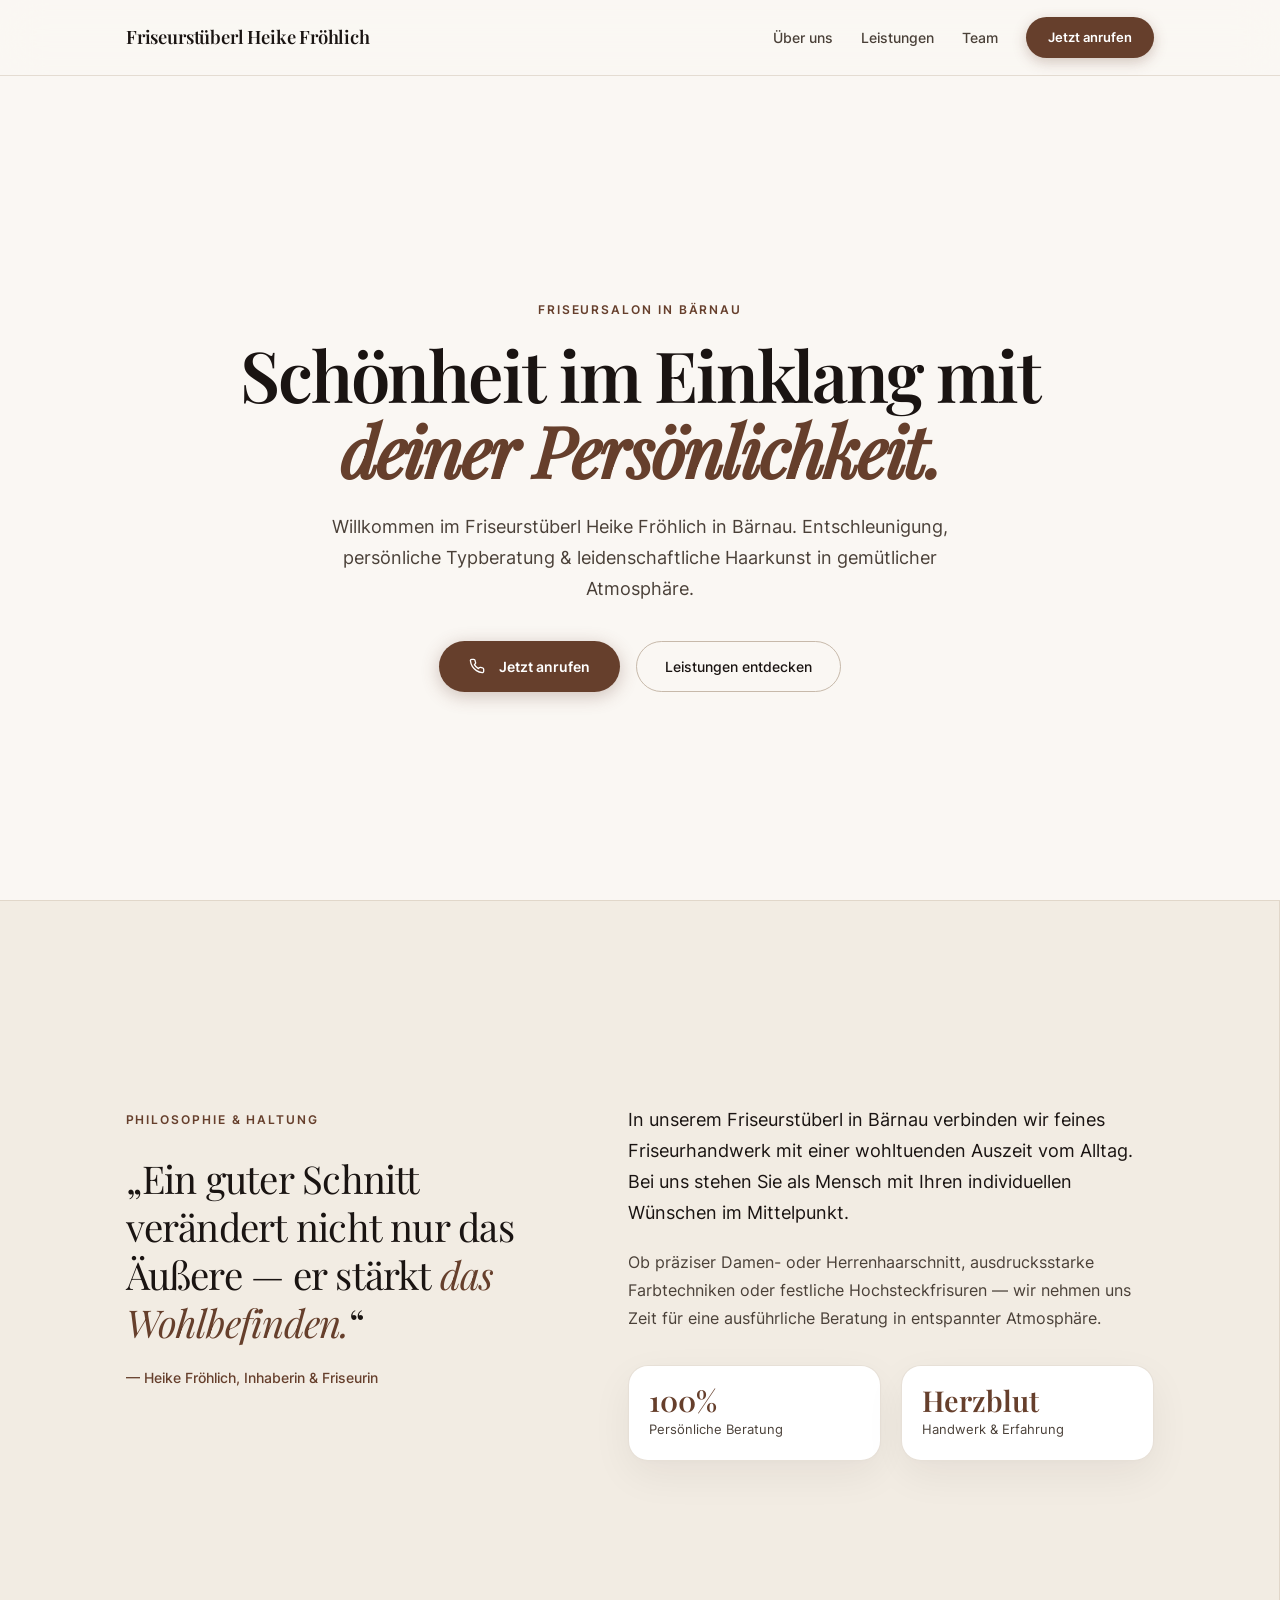
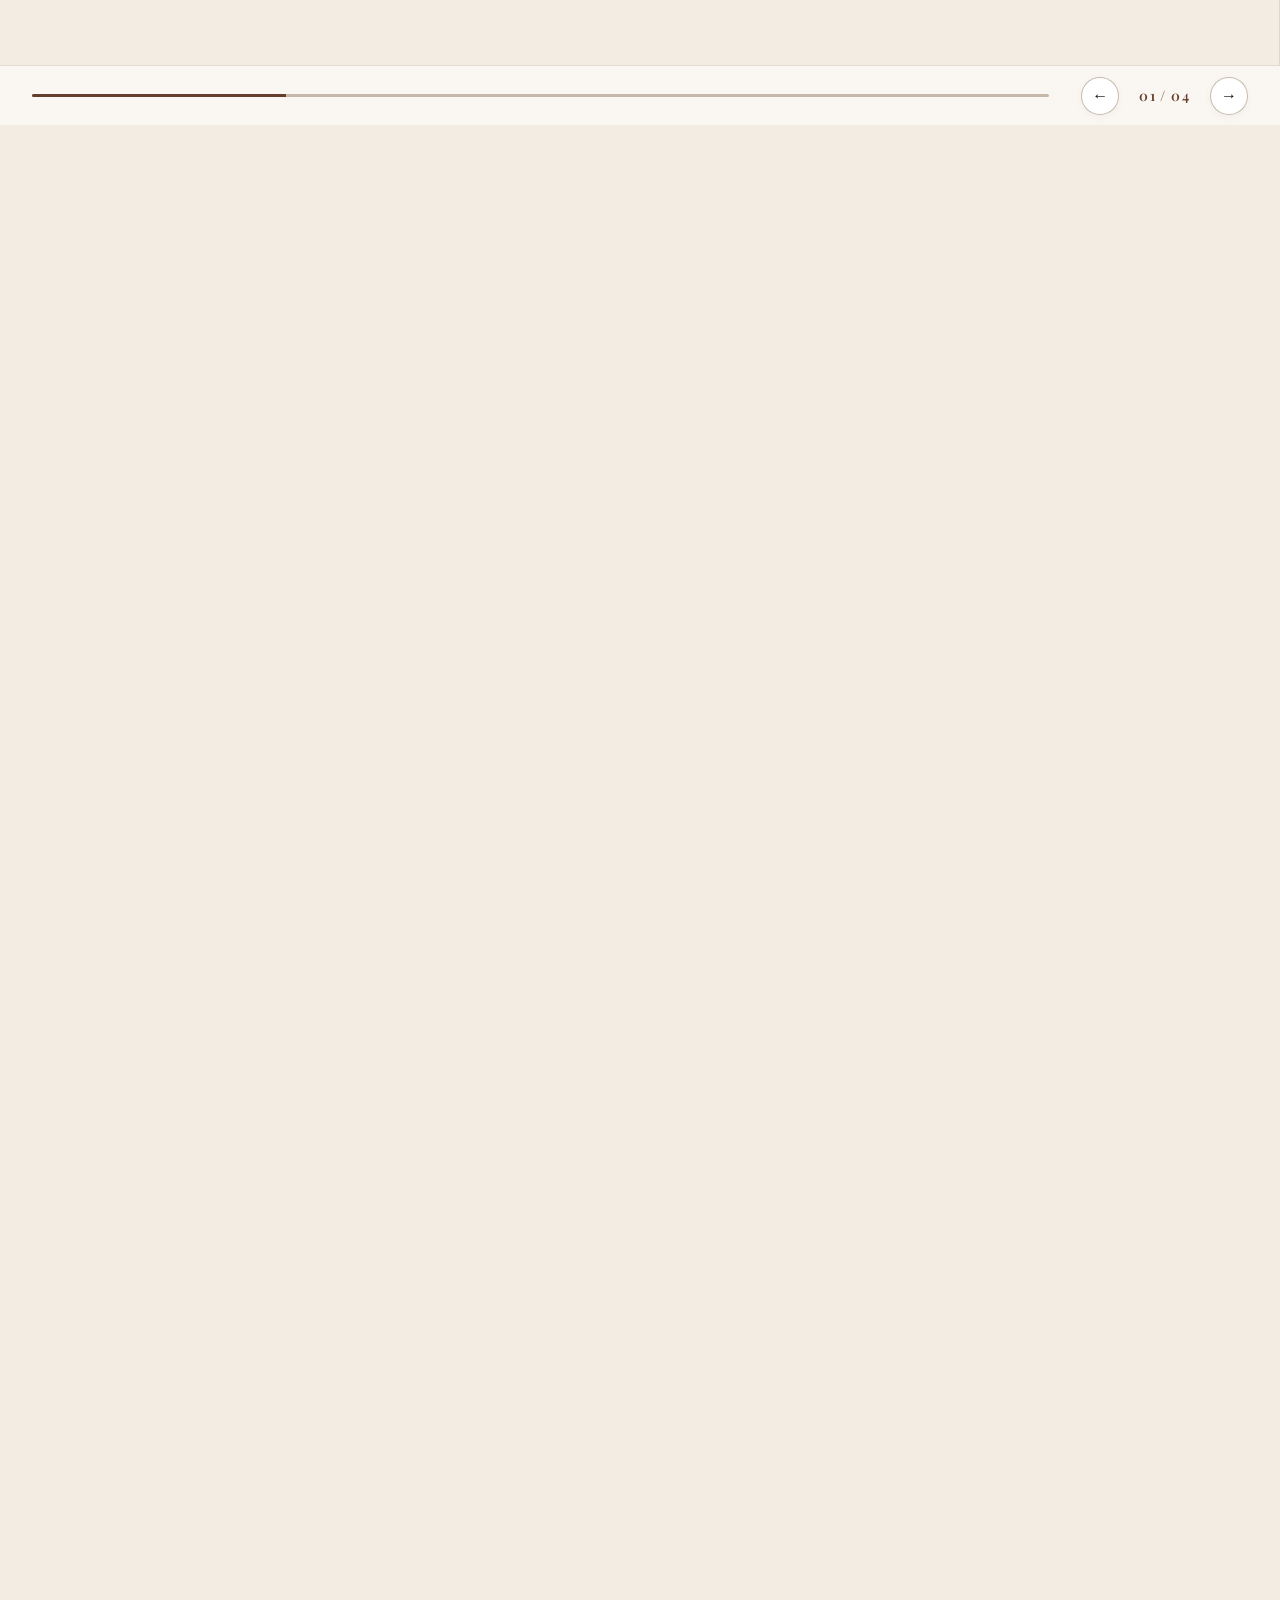
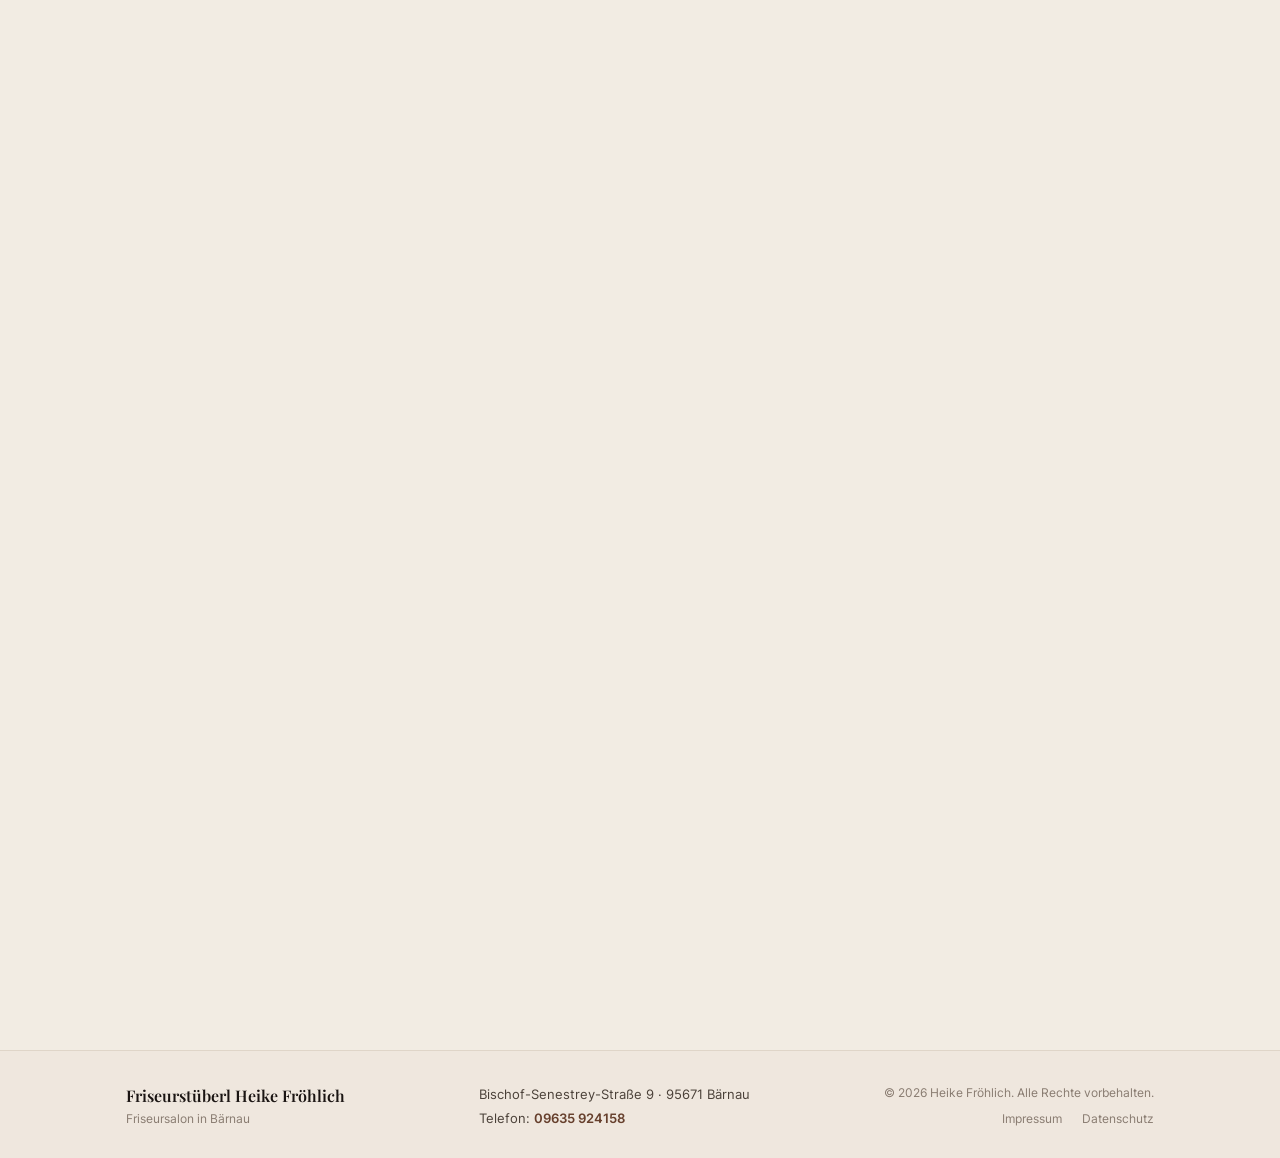
<file: index.html>
<!DOCTYPE html>
<html lang="de" dir="ltr" class="scroll-smooth">

<head>
  <meta charset="UTF-8" />
  <meta name="viewport" content="width=device-width, initial-scale=1.0" />
  <meta name="theme-color" content="#ECE7E2" />
  <title>Friseurstüberl Heike Fröhlich – Friseursalon in Bärnau</title>
  <meta name="description"
    content="Friseurstüberl Heike Fröhlich in Bärnau. Präzise Haarschnitte, elegante Colorierung &amp; persönliche Beratung im gemütlichen Friseursalon." />
  <meta name="robots" content="index, follow" />
  <link rel="canonical" href="https://www.friseurstueberl-froehlich.de/" />
  <link rel="icon" type="image/svg+xml" href="data:image/svg+xml,%3Csvg xmlns='http://www.w3.org/2000/svg' viewBox='0 0 24 24' fill='none' stroke='%23663F2C' stroke-width='2' stroke-linecap='round' stroke-linejoin='round'%3E%3Ccircle cx='6' cy='6' r='3'/%3E%3Ccircle cx='6' cy='18' r='3'/%3E%3Cline x1='20' y1='4' x2='8.12' y2='15.88'/%3E%3Cline x1='14.47' y1='14.47' x2='20' y2='20'/%3E%3Cline x1='8.12' y1='8.12' x2='12' y2='12'/%3E%3C/svg%3E" />
  <meta property="og:type" content="website" />
  <meta property="og:title" content="Friseurstüberl Heike Fröhlich – Bärnau" />
  <meta property="og:description" content="Ihr persönlicher Friseursalon in Bärnau. Präzise Haarschnitte, elegante Colorierung &amp; persönliche Beratung." />
  <meta property="og:url" content="https://www.friseurstueberl-froehlich.de/" />
  <meta property="og:site_name" content="Friseurstüberl Heike Fröhlich" />
  <meta property="og:image" content="https://www.friseurstueberl-froehlich.de/img/salon_hero.webp" />
  <meta property="og:locale" content="de_DE" />



  <script type="application/ld+json">
  {
    "@context":"https://schema.org",
    "@type":["LocalBusiness","HairSalon"],
    "name":"Friseurstüberl Heike Fröhlich",
    "telephone":"+499635924158",
    "address":{"@type":"PostalAddress","streetAddress":"Bischof-Senestrey-Straße 9","addressLocality":"Bärnau","postalCode":"95671","addressCountry":"DE"},
    "openingHoursSpecification":[
      {"@type":"OpeningHoursSpecification","dayOfWeek":["Tuesday","Wednesday"],"opens":"08:00","closes":"18:00"},
      {"@type":"OpeningHoursSpecification","dayOfWeek":["Thursday","Friday"],"opens":"08:00","closes":"20:00"},
      {"@type":"OpeningHoursSpecification","dayOfWeek":"Saturday","opens":"07:30","closes":"13:00"}
    ]
  }
  </script>

  <link rel="preload" href="/fonts/Inter-Regular.woff2" as="font" type="font/woff2" crossorigin="anonymous" />
  <link rel="preload" href="/fonts/PlayfairDisplay-SemiBold.woff2" as="font" type="font/woff2" crossorigin="anonymous" />

  <link rel="stylesheet" href="/style.min.css?v=11.0" />
</head>

<body>

  <!-- Page loader -->
  <div id="loader" class="loader" aria-hidden="true">
    <div class="loader-content">
      <div class="silver-scissors-anim">
        <svg class="silver-scissors-svg" viewBox="0 0 64 64" fill="none" xmlns="http://www.w3.org/2000/svg">
          <defs>
            <linearGradient id="silverBlade" x1="0%" y1="0%" x2="100%" y2="100%">
              <stop offset="0%" stop-color="#FFFFFF" />
              <stop offset="25%" stop-color="#E8E8E8" />
              <stop offset="50%" stop-color="#C0C0C0" />
              <stop offset="75%" stop-color="#8E8E8E" />
              <stop offset="100%" stop-color="#555555" />
            </linearGradient>
            <linearGradient id="silverHandle" x1="0%" y1="0%" x2="100%" y2="100%">
              <stop offset="0%" stop-color="#FFFFFF" />
              <stop offset="40%" stop-color="#D0D0D0" />
              <stop offset="80%" stop-color="#888888" />
              <stop offset="100%" stop-color="#444444" />
            </linearGradient>
            <filter id="silverDropShadow" x="-20%" y="-20%" width="140%" height="140%">
              <feDropShadow dx="0" dy="2" stdDeviation="1.5" flood-color="#000000" flood-opacity="0.18" />
            </filter>
          </defs>

          <!-- Left Arm -->
          <g class="blade-left">
            <path d="M 32 32 L 56 12 C 57.5 10.5 59 11.5 58 13.5 L 35 35 Z" fill="url(#silverBlade)"
              filter="url(#silverDropShadow)" />
            <path d="M 32 32 L 56 12 L 46 25 Z" fill="#FFFFFF" opacity="0.45" />
            <path d="M 32 32 L 18 46 L 14 42 L 28 28 Z" fill="url(#silverHandle)" />
            <circle cx="12" cy="50" r="7.5" stroke="url(#silverHandle)" stroke-width="2.8" fill="none"
              filter="url(#silverDropShadow)" />
            <circle cx="12" cy="50" r="6.1" stroke="#FFFFFF" stroke-width="0.7" fill="none" opacity="0.6" />
            <path d="M 6 55 Q 3 58 2 59" stroke="url(#silverHandle)" stroke-width="2" stroke-linecap="round"
              fill="none" />
          </g>

          <!-- Right Arm -->
          <g class="blade-right">
            <path d="M 32 32 L 56 52 C 57.5 53.5 59 52.5 58 50.5 L 35 29 Z" fill="url(#silverBlade)"
              filter="url(#silverDropShadow)" />
            <path d="M 32 32 L 56 52 L 46 39 Z" fill="#FFFFFF" opacity="0.45" />
            <path d="M 32 32 L 18 18 L 14 22 L 28 36 Z" fill="url(#silverHandle)" />
            <circle cx="12" cy="14" r="7.5" stroke="url(#silverHandle)" stroke-width="2.8" fill="none"
              filter="url(#silverDropShadow)" />
            <circle cx="12" cy="14" r="6.1" stroke="#FFFFFF" stroke-width="0.7" fill="none" opacity="0.6" />
          </g>

          <!-- Pivot Screw Pin -->
          <circle cx="32" cy="32" r="2.8" fill="url(#silverHandle)" stroke="#333" stroke-width="0.7" />
          <circle cx="32" cy="32" r="1.1" fill="#1F1A17" />
        </svg>
      </div>
      <span class="loader-brand">Friseurstüberl Heike Fröhlich</span>
      <div class="loader-line-track">
        <div class="loader-line-fill"></div>
      </div>
    </div>
  </div>

  <!-- Header -->
  <header class="header" id="site-header" role="banner">
    <div class="container header-row">
      <a href="index.html" class="logo" aria-label="Friseurstüberl Heike Fröhlich – Startseite">
        <span class="logo-name">Friseurstüberl Heike Fröhlich</span>
      </a>

      <nav class="main-nav" id="nav-menu">
        <a href="#ueber-uns" class="nav-link">Über uns</a>
        <a href="#leistungen" class="nav-link">Leistungen</a>
        <a href="#team" class="nav-link">Team</a>
        <a href="#termin" class="nav-cta">Jetzt anrufen</a>
      </nav>

      <button class="burger" id="burger" aria-label="Menü öffnen" aria-expanded="false" aria-controls="nav-menu">
        <span></span><span></span><span></span>
      </button>
    </div>
  </header>

  <nav class="mobile-drawer" id="mobile-drawer" aria-label="Mobiles Menü">
    <div class="mobile-drawer-header">
      <span class="mobile-drawer-brand">Friseurstüberl Heike Fröhlich</span>
      <button class="mobile-drawer-close" id="mobile-close" aria-label="Menü schließen">&times;</button>
    </div>
    <div class="mobile-drawer-body">
      <a href="#ueber-uns" class="mobile-nav-link">Über uns</a>
      <a href="#leistungen" class="mobile-nav-link">Leistungen</a>
      <a href="#team" class="mobile-nav-link">Team</a>
      <a href="/impressum.html" class="mobile-nav-link mobile-nav-sublink">Impressum</a>
      <a href="/datenschutz.html" class="mobile-nav-link mobile-nav-sublink">Datenschutz</a>
      <a href="tel:+499635924158" class="btn-primary mobile-nav-cta"><svg viewBox="0 0 24 24" width="16" height="16" fill="none" stroke="currentColor" stroke-width="2" stroke-linecap="round" stroke-linejoin="round" style="display:inline-block; vertical-align:-2px; margin-right:6px;"><path d="M22 16.92v3a2 2 0 0 1-2.18 2 19.79 19.79 0 0 1-8.63-3.07 19.5 19.5 0 0 1-6-6 19.79 19.79 0 0 1-3.07-8.67A2 2 0 0 1 4.11 2h3a2 2 0 0 1 2 1.72 12.84 12.84 0 0 0 .7 2.81 2 2 0 0 1-.45 2.11L8.09 9.91a16 16 0 0 0 6 6l1.27-1.27a2 2 0 0 1 2.11-.45 12.84 12.84 0 0 0 2.81.7A2 2 0 0 1 22 16.92z"/></svg>09635 924158 anrufen</a>
    </div>
    <div class="mobile-drawer-footer">
      <p class="mobile-drawer-address">Bischof-Senestrey-Straße 9 · 95671 Bärnau</p>
      <p class="mobile-drawer-phone">Telefon: <a href="tel:+499635924158">09635 924158</a></p>
    </div>
  </nav>

  <main>

    <!-- Hero -->
    <section class="hero-editorial" id="hero" aria-labelledby="hero-h">
      <div class="container">
        <div class="hero-editorial-text js-reveal">
          <span class="section-tag hero-tag">Friseursalon in Bärnau</span>
          <h1 id="hero-h" class="hero-editorial-title">
            Schönheit im Einklang mit <em>deiner Persönlichkeit.</em>
          </h1>
          <p class="hero-editorial-teaser">
            Willkommen im Friseurstüberl Heike Fröhlich in Bärnau. Entschleunigung, persönliche Typberatung &amp; leidenschaftliche Haarkunst in gemütlicher Atmosphäre.
          </p>
          <div class="hero-editorial-actions">
            <a href="tel:+499635924158" class="btn-primary"><svg viewBox="0 0 24 24" width="16" height="16" fill="none" stroke="currentColor" stroke-width="2" stroke-linecap="round" stroke-linejoin="round" style="display:inline-block; vertical-align:-2px; margin-right:6px;"><path d="M22 16.92v3a2 2 0 0 1-2.18 2 19.79 19.79 0 0 1-8.63-3.07 19.5 19.5 0 0 1-6-6 19.79 19.79 0 0 1-3.07-8.67A2 2 0 0 1 4.11 2h3a2 2 0 0 1 2 1.72 12.84 12.84 0 0 0 .7 2.81 2 2 0 0 1-.45 2.11L8.09 9.91a16 16 0 0 0 6 6l1.27-1.27a2 2 0 0 1 2.11-.45 12.84 12.84 0 0 0 2.81.7A2 2 0 0 1 22 16.92z"/></svg>Jetzt anrufen</a>
            <a href="#leistungen" class="btn-ghost">Leistungen entdecken</a>
          </div>
        </div>
      </div>
    </section>

    <!-- Horizontal scroll section -->
    <div class="horizontal-pin-container" id="horizontal-pin-container">
      <div class="horizontal-sticky-box" id="horizontal-sticky-box">
        <div class="horizontal-scroll-track" id="horizontal-track">

          <!-- About -->
          <section class="horizontal-panel" id="ueber-uns" aria-labelledby="about-h">
            <div class="container">
              <div class="editorial-split">
                <div class="split-left js-reveal">
                  <span class="section-tag">Philosophie &amp; Haltung</span>
                  <h2 id="about-h" class="sticky-statement">
                    „Ein guter Schnitt verändert nicht nur das Äußere — er stärkt <em>das Wohlbefinden.</em>“
                  </h2>
                  <p class="statement-signature">— Heike Fröhlich, Inhaberin &amp; Friseurin</p>
                </div>

                <div class="split-right js-reveal">
                  <p class="narrative-lead">
                    In unserem Friseurstüberl in Bärnau verbinden wir feines Friseurhandwerk mit einer wohltuenden Auszeit vom Alltag. Bei uns stehen Sie als Mensch mit Ihren individuellen Wünschen im Mittelpunkt.
                  </p>
                  <p class="narrative-body">
                    Ob präziser Damen- oder Herrenhaarschnitt, ausdrucksstarke Farbtechniken oder festliche Hochsteckfrisuren — wir nehmen uns Zeit für eine ausführliche Beratung in entspannter Atmosphäre.
                  </p>

                  <div class="stats-row">
                    <div class="stat-card js-stagger">
                      <span class="stat-big">100%</span>
                      <span class="stat-label">Persönliche Beratung</span>
                    </div>
                    <div class="stat-card js-stagger">
                      <span class="stat-big">Herzblut</span>
                      <span class="stat-label">Handwerk &amp; Erfahrung</span>
                    </div>
                  </div>
                </div>
              </div>
            </div>
          </section>

          <!-- Services -->
          <section class="horizontal-panel" id="leistungen" aria-labelledby="svc-h">
            <div class="container">
              <div class="section-head js-reveal">
                <span class="section-tag">Portfolio</span>
                <h2 id="svc-h">Unsere <em>Leistungen.</em></h2>
                <p class="section-desc">Ausgewähltes Friseurhandwerk — Alle Preise auf Anfrage.</p>
              </div>

              <!-- Pricing note -->
              <div class="pricing-notice-banner js-reveal">
                <span class="notice-icon"><svg viewBox="0 0 24 24" width="20" height="20" fill="none" stroke="currentColor" stroke-width="1.8" stroke-linecap="round" stroke-linejoin="round"><circle cx="12" cy="12" r="10"/><line x1="12" y1="16" x2="12" y2="12"/><line x1="12" y1="8" x2="12.01" y2="8"/></svg></span>
                <div class="notice-text">
                  <strong>Preise auf Anfrage</strong>
                  <p>Genaue Preisinformationen zu allen Behandlungen geben wir Ihnen gerne vorab telefonisch unter 09635 924158 oder direkt bei Ihrer persönlichen Beratung im Salon.</p>
                </div>
              </div>

              <div class="services-clean-grid">
                <article class="service-card-clean js-stagger">
                  <span class="service-card-tag">Damen &amp; Styling</span>
                  <h3>Damen Styling &amp; Präzisionsschnitt</h3>
                  <p class="service-card-desc">
                    Ausführliche Typberatung, entspannende Kopfmassage, Waschen mit Pflegeritual, präziser Haarschnitt und Föhnstyling.
                  </p>
                  <div class="service-card-footer">
                    <span class="service-price">Preis auf Anfrage</span>
                  </div>
                </article>

                <article class="service-card-clean js-stagger">
                  <span class="service-card-tag">Barbering</span>
                  <h3>Herren Haarschnitt</h3>
                  <p class="service-card-desc">Waschen, klassischer oder moderner Haarschnitt, Konturenpflege und individuelles Finish.</p>
                  <div class="service-card-footer">
                    <span class="service-price">Preis auf Anfrage</span>
                  </div>
                </article>

                <article class="service-card-clean js-stagger">
                  <span class="service-card-tag">Farbkunst</span>
                  <h3>Colorierung &amp; Nuancierung</h3>
                  <p class="service-card-desc">Schonende Glanzfarben, Ansatzfärben, Balayage &amp; moderne Strähnentechniken.</p>
                  <div class="service-card-footer">
                    <span class="service-price">Preis auf Anfrage</span>
                  </div>
                </article>

                <article class="service-card-clean js-stagger">
                  <span class="service-card-tag">Event</span>
                  <h3>Braut- &amp; Fest-Styling</h3>
                  <p class="service-card-desc">Festliche Hochsteckfrisuren &amp; Styling inklusive Probetermin im Salon.</p>
                  <div class="service-card-footer">
                    <span class="service-price">Preis auf Anfrage</span>
                  </div>
                </article>

                <article class="service-card-clean js-stagger">
                  <span class="service-card-tag">Service</span>
                  <h3>Hausbesuche</h3>
                  <p class="service-card-desc">Auf Wunsch betreuen wir Senioren &amp; besondere Anlässe auch direkt bei Ihnen zu Hause.</p>
                  <div class="service-card-footer">
                    <span class="service-price">Preis auf Anfrage</span>
                  </div>
                </article>
              </div>
            </div>
          </section>

          <!-- Team -->
          <section class="horizontal-panel" id="team" aria-labelledby="team-h">
            <div class="container">
              <div class="section-head js-reveal">
                <span class="section-tag">Unser Team</span>
                <h2 id="team-h">Wer <em>uns ausmacht.</em></h2>
                <p class="section-desc">Heike Fröhlich und ihre Angestellte sorgen mit viel Erfahrung und Herzblut für Ihren Wohlfühlmoment.</p>
              </div>

              <div class="team-cards-grid">
                <article class="bespoke-team-card group js-reveal">
                  <div class="team-media-wrap team-media-wrap--silhouette">
                    <svg class="team-silhouette-icon" viewBox="0 0 24 24" fill="currentColor" xmlns="http://www.w3.org/2000/svg">
                      <path d="M12 12c2.76 0 5-2.24 5-5s-2.24-5-5-5-5 2.24-5 5 2.24 5 5 5zm0 2c-3.33 0-10 1.67-10 5v3h20v-3c0-3.33-6.67-5-10-5z"/>
                    </svg>
                  </div>
                  <div class="team-meta">
                    <span class="team-role">Inhaberin &amp; Friseurin</span>
                    <h3>Heike Fröhlich</h3>
                    <p class="team-detail">Seit vielen Jahren führt Heike das Friseurstüberl mit viel Herzblut und persönlicher Beratung.</p>
                  </div>
                </article>

                <article class="bespoke-team-card group js-reveal">
                  <div class="team-media-wrap team-media-wrap--silhouette">
                    <svg class="team-silhouette-icon" viewBox="0 0 24 24" fill="currentColor" xmlns="http://www.w3.org/2000/svg">
                      <path d="M12 12c2.76 0 5-2.24 5-5s-2.24-5-5-5-5 2.24-5 5 2.24 5 5 5zm0 2c-3.33 0-10 1.67-10 5v3h20v-3c0-3.33-6.67-5-10-5z"/>
                    </svg>
                  </div>
                  <div class="team-meta">
                    <span class="team-role">Friseurin</span>
                    <h3>Salon-Mitarbeiterin</h3>
                    <p class="team-detail">Unterstützt Heike tatkräftig im Salon und sorgt mit Fachwissen und Freundlichkeit für Ihr perfektes Styling.</p>
                  </div>
                </article>
              </div>
            </div>
          </section>

          <!-- Contact / Booking -->
          <section class="horizontal-panel" id="termin" aria-labelledby="contact-h">
            <div class="container">
              <div class="boutique-call-only-layout js-reveal">
                <div class="call-hero-card">
                  <div>
                    <span class="section-tag">Terminvereinbarung</span>
                    <h2 id="contact-h">Wir freuen uns <em>auf Ihren Anruf.</em></h2>
                    <p class="call-lead-text">
                      Termine vergeben wir ausschließlich persönlich am Telefon. So können wir Sie direkt optimal beraten und Ihre Wunschzeit perfekt abstimmen.
                    </p>
                  </div>

                  <a href="tel:+499635924158" class="direct-call-cta" aria-label="Jetzt im Friseurstüberl anrufen">
                    <div class="call-icon-circle">
                      <svg viewBox="0 0 24 24" width="28" height="28" fill="none" stroke="currentColor" stroke-width="2" stroke-linecap="round" stroke-linejoin="round">
                        <path d="M22 16.92v3a2 2 0 0 1-2.18 2 19.79 19.79 0 0 1-8.63-3.07 19.5 19.5 0 0 1-6-6 19.79 19.79 0 0 1-3.07-8.67A2 2 0 0 1 4.11 2h3a2 2 0 0 1 2 1.72 12.84 12.84 0 0 0 .7 2.81 2 2 0 0 1-.45 2.11L8.09 9.91a16 16 0 0 0 6 6l1.27-1.27a2 2 0 0 1 2.11-.45 12.84 12.84 0 0 0 2.81.7A2 2 0 0 1 22 16.92z"/>
                      </svg>
                    </div>
                    <div class="call-info">
                      <span class="call-lbl">Telefonische Terminvereinbarung</span>
                      <span class="call-number">09635 924158</span>
                      <span class="call-sub">Klicken, um direkt auf dem Smartphone anzurufen</span>
                    </div>
                  </a>

                  <div class="salon-details-grid">
                    <div class="detail-box">
                      <h4>Öffnungszeiten</h4>
                      <ul>
                        <li><span>Dienstag &amp; Mittwoch</span><span>08:00 – 18:00</span></li>
                        <li class="hl-day"><span>Donnerstag &amp; Freitag</span><span>08:00 – 20:00</span></li>
                        <li><span>Samstag</span><span>07:30 – 13:00</span></li>
                      </ul>
                    </div>
                    <div class="detail-box">
                      <h4>Salon Adresse</h4>
                      <p class="address-p">
                        <strong>Friseurstüberl Heike Fröhlich</strong><br>
                        Bischof-Senestrey-Straße 9<br>
                        95671 Bärnau
                      </p>
                      <a href="https://maps.google.com/?q=Bischof-Senestrey-Straße+9+95671+Bärnau" target="_blank" rel="noopener" class="map-link">Google Maps Route →</a>
                    </div>
                  </div>
                </div>
              </div>
            </div>
          </section>

        </div>

        <!-- Scroll controls -->
        <div class="horizontal-nav-bar">
          <div class="horizontal-progress" aria-hidden="true">
            <div class="horizontal-progress-fill" id="h-progress"></div>
          </div>
          <div class="horizontal-controls">
            <button class="h-nav-btn" id="h-prev" aria-label="Vorherige Sektion">←</button>
            <span class="h-step-indicator" id="h-step">01 / 04</span>
            <button class="h-nav-btn" id="h-next" aria-label="Nächste Sektion">→</button>
          </div>
        </div>
      </div>
    </div>

  </main>

  <!-- Footer -->
  <footer class="footer" role="contentinfo">
    <div class="container footer-grid">
      <div class="footer-col footer-col-brand">
        <p class="footer-brand-title">Friseurstüberl Heike Fröhlich</p>
        <p class="footer-tagline">Friseursalon in Bärnau</p>
      </div>

      <div class="footer-col footer-col-address">
        <address class="footer-address-text">
          <span>Bischof-Senestrey-Straße 9 · 95671 Bärnau</span>
          <span class="footer-phone">Telefon: <a href="tel:+499635924158">09635 924158</a></span>
        </address>
      </div>

      <div class="footer-col footer-col-meta">
        <p class="footer-copy">&copy; <span id="yr">2026</span> Heike Fröhlich. Alle Rechte vorbehalten.</p>
        <div class="footer-links">
          <a href="impressum.html">Impressum</a>
          <a href="datenschutz.html">Datenschutz</a>
        </div>
      </div>
    </div>
  </footer>

  <!-- Floating mobile call button -->
  <a href="tel:+499635924158" class="mobile-float-call" aria-label="Jetzt im Friseurstüberl anrufen">
    <svg viewBox="0 0 24 24" width="22" height="22" fill="none" stroke="currentColor" stroke-width="2.2" stroke-linecap="round" stroke-linejoin="round">
      <path d="M22 16.92v3a2 2 0 0 1-2.18 2 19.79 19.79 0 0 1-8.63-3.07 19.5 19.5 0 0 1-6-6 19.79 19.79 0 0 1-3.07-8.67A2 2 0 0 1 4.11 2h3a2 2 0 0 1 2 1.72 12.84 12.84 0 0 0 .7 2.81 2 2 0 0 1-.45 2.11L8.09 9.91a16 16 0 0 0 6 6l1.27-1.27a2 2 0 0 1 2.11-.45 12.84 12.84 0 0 0 2.81.7A2 2 0 0 1 22 16.92z"/>
    </svg>
    <span>Jetzt anrufen</span>
  </a>

  <script src="main.js?v=4.0" defer></script>
</body>

</html>
</file>
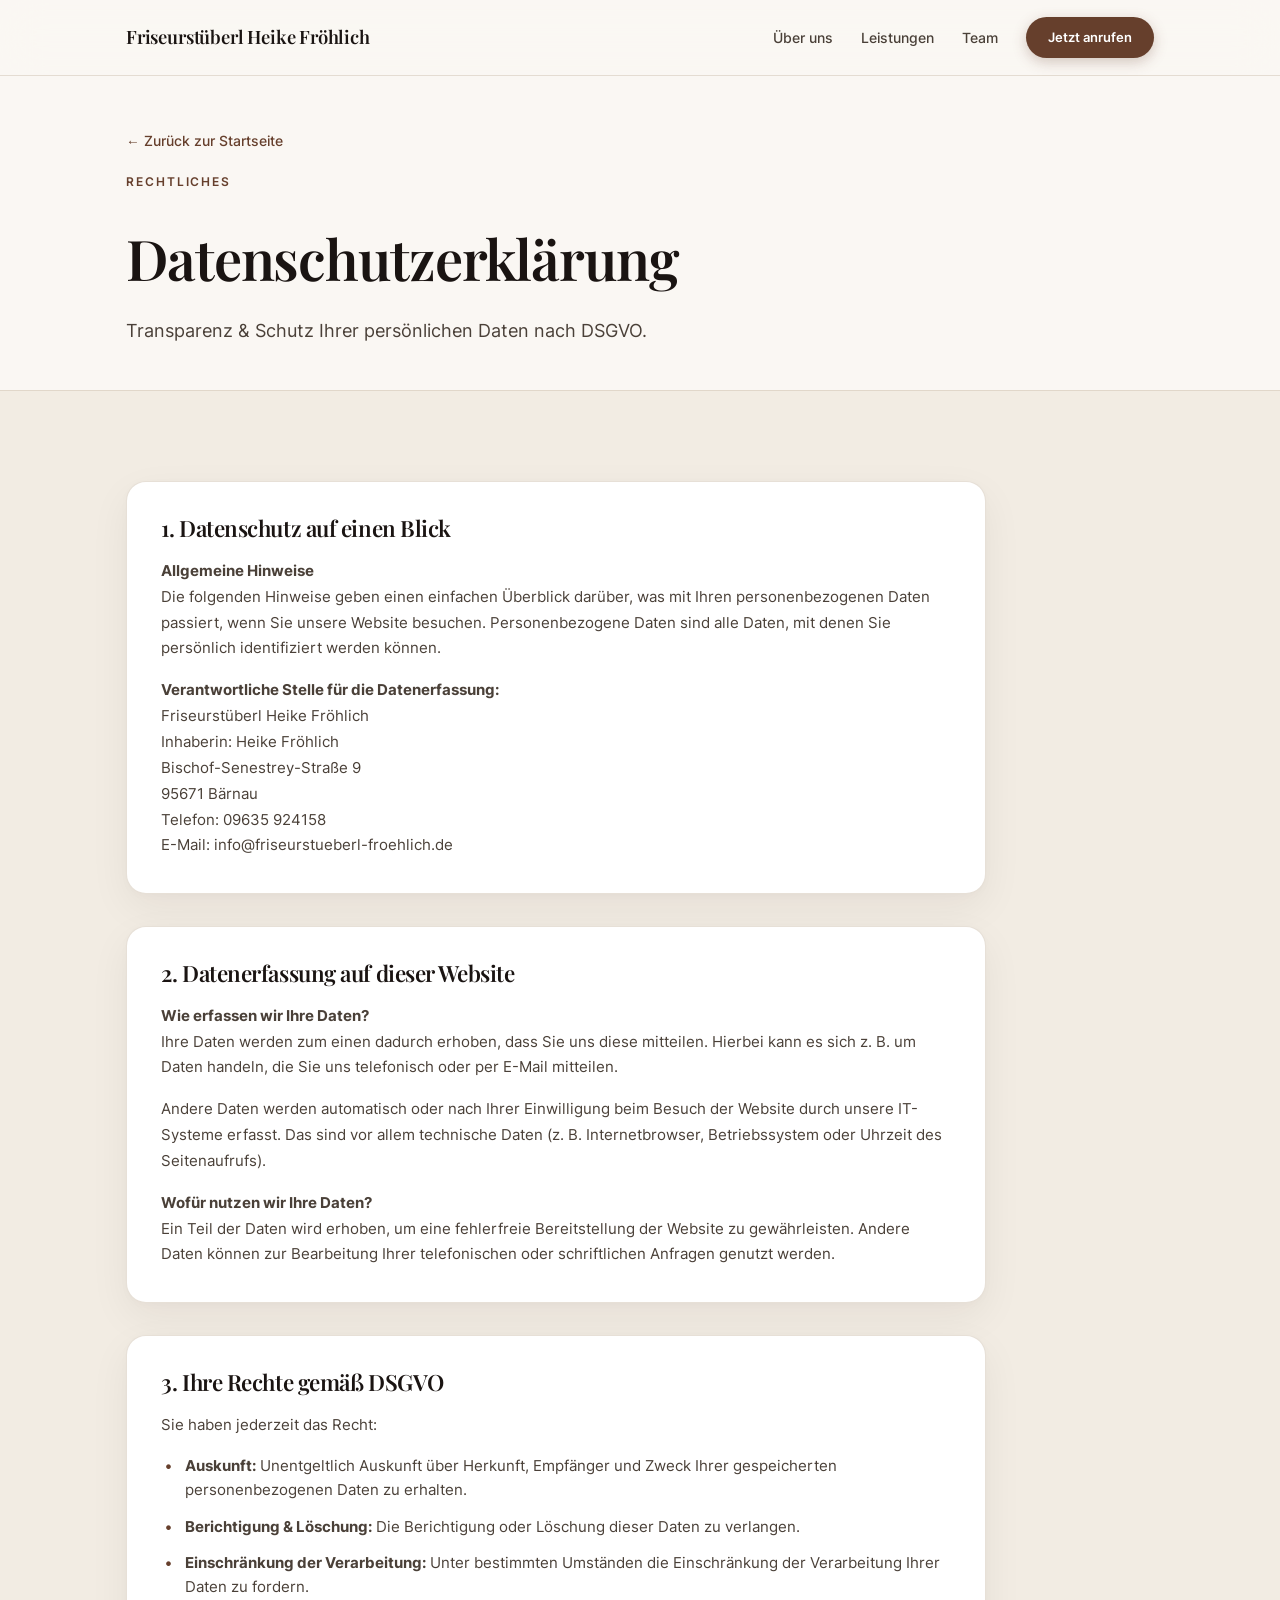
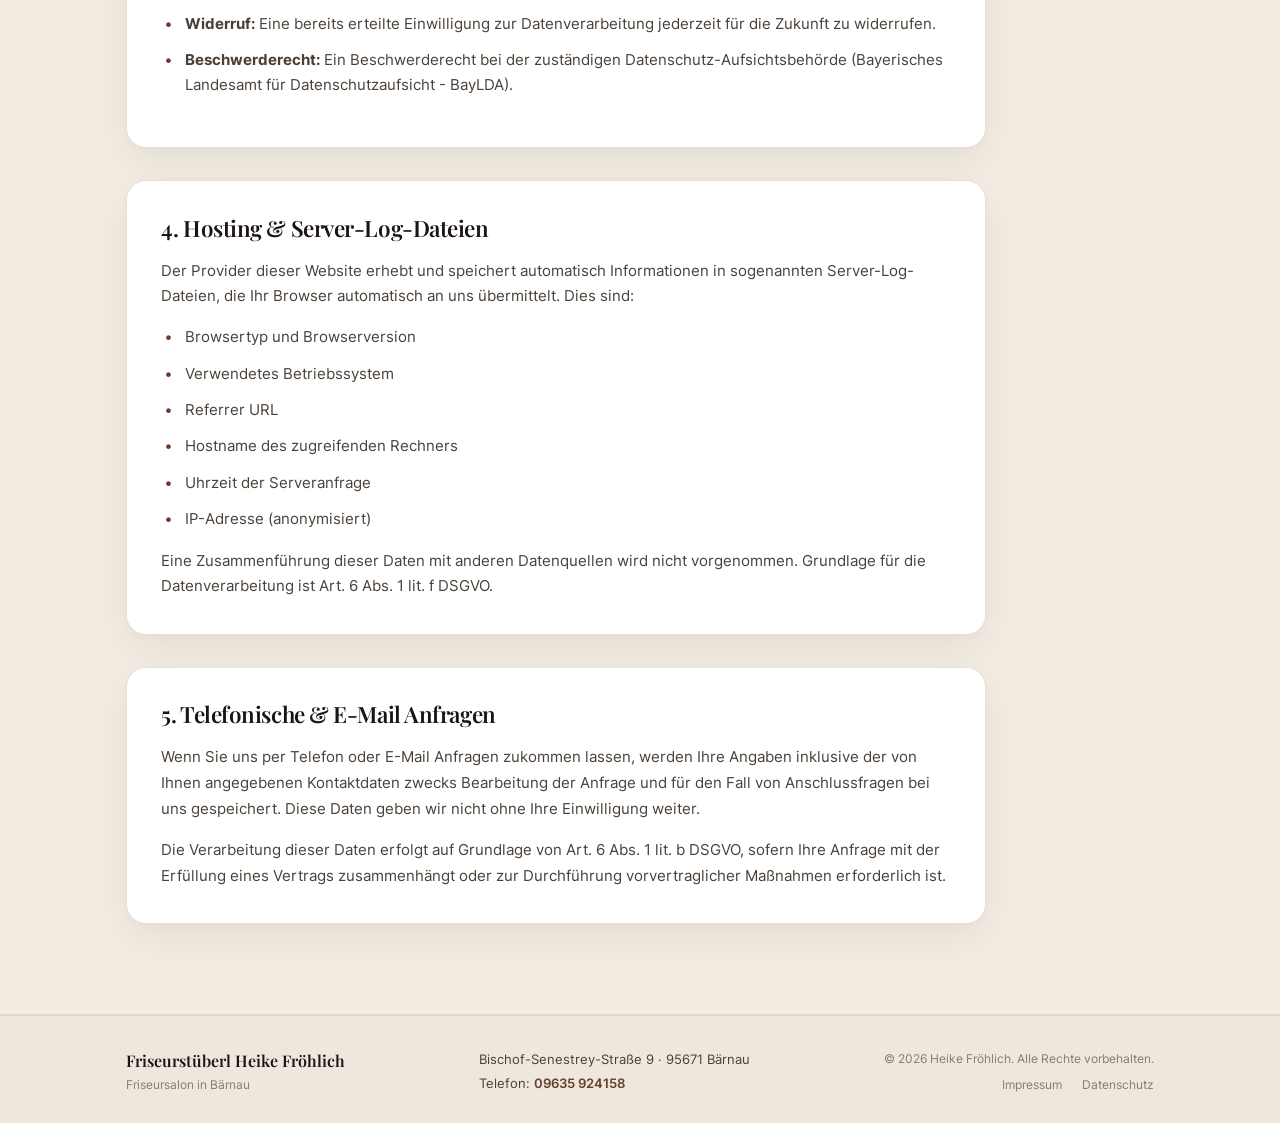
<file: datenschutz.html>
<!DOCTYPE html>
<html lang="de" dir="ltr" class="scroll-smooth">

<head>
  <meta charset="UTF-8" />
  <meta name="viewport" content="width=device-width, initial-scale=1.0" />
  <meta name="theme-color" content="#ECE7E2" />
  <title>Datenschutzerklärung – Friseurstüberl Heike Fröhlich Bärnau</title>
  <meta name="description"
    content="Datenschutzerklärung von Friseurstüberl Heike Fröhlich in Bärnau. Informationen zum Datenschutz, Datenerfassung und Ihren Rechten gemäß DSGVO." />
  <meta name="robots" content="noindex, follow" />
  <link rel="canonical" href="https://www.friseurstueberl-froehlich.de/datenschutz.html" />


  <link rel="preload" href="/fonts/Inter-Regular.woff2" as="font" type="font/woff2" crossorigin="anonymous" />
  <link rel="preload" href="/fonts/PlayfairDisplay-SemiBold.woff2" as="font" type="font/woff2" crossorigin="anonymous" />

  <link rel="stylesheet" href="/style.min.css?v=11.0" />
</head>

<body>

  <!-- Page loader -->
  <div id="loader" class="loader" aria-hidden="true">
    <div class="loader-content">
      <div class="silver-scissors-anim">
        <svg class="silver-scissors-svg" viewBox="0 0 64 64" fill="none" xmlns="http://www.w3.org/2000/svg">
          <defs>
            <linearGradient id="silverBlade" x1="0%" y1="0%" x2="100%" y2="100%">
              <stop offset="0%" stop-color="#FFFFFF" />
              <stop offset="25%" stop-color="#E8E8E8" />
              <stop offset="50%" stop-color="#C0C0C0" />
              <stop offset="75%" stop-color="#8E8E8E" />
              <stop offset="100%" stop-color="#555555" />
            </linearGradient>
            <linearGradient id="silverHandle" x1="0%" y1="0%" x2="100%" y2="100%">
              <stop offset="0%" stop-color="#FFFFFF" />
              <stop offset="40%" stop-color="#D0D0D0" />
              <stop offset="80%" stop-color="#888888" />
              <stop offset="100%" stop-color="#444444" />
            </linearGradient>
            <filter id="silverDropShadow" x="-20%" y="-20%" width="140%" height="140%">
              <feDropShadow dx="0" dy="2" stdDeviation="1.5" flood-color="#000000" flood-opacity="0.18"/>
            </filter>
          </defs>

          <!-- Left Arm -->
          <g class="blade-left">
            <path d="M 32 32 L 56 12 C 57.5 10.5 59 11.5 58 13.5 L 35 35 Z" fill="url(#silverBlade)" filter="url(#silverDropShadow)" />
            <path d="M 32 32 L 56 12 L 46 25 Z" fill="#FFFFFF" opacity="0.45" />
            <path d="M 32 32 L 18 46 L 14 42 L 28 28 Z" fill="url(#silverHandle)" />
            <circle cx="12" cy="50" r="7.5" stroke="url(#silverHandle)" stroke-width="2.8" fill="none" filter="url(#silverDropShadow)" />
            <circle cx="12" cy="50" r="6.1" stroke="#FFFFFF" stroke-width="0.7" fill="none" opacity="0.6" />
            <path d="M 6 55 Q 3 58 2 59" stroke="url(#silverHandle)" stroke-width="2" stroke-linecap="round" fill="none" />
          </g>

          <!-- Right Arm -->
          <g class="blade-right">
            <path d="M 32 32 L 56 52 C 57.5 53.5 59 52.5 58 50.5 L 35 29 Z" fill="url(#silverBlade)" filter="url(#silverDropShadow)" />
            <path d="M 32 32 L 56 52 L 46 39 Z" fill="#FFFFFF" opacity="0.45" />
            <path d="M 32 32 L 18 18 L 14 22 L 28 36 Z" fill="url(#silverHandle)" />
            <circle cx="12" cy="14" r="7.5" stroke="url(#silverHandle)" stroke-width="2.8" fill="none" filter="url(#silverDropShadow)" />
            <circle cx="12" cy="14" r="6.1" stroke="#FFFFFF" stroke-width="0.7" fill="none" opacity="0.6" />
          </g>

          <!-- Pivot Screw Pin -->
          <circle cx="32" cy="32" r="2.8" fill="url(#silverHandle)" stroke="#333" stroke-width="0.7" />
          <circle cx="32" cy="32" r="1.1" fill="#1F1A17" />
        </svg>
      </div>
      <span class="loader-brand">Friseurstüberl Heike Fröhlich</span>
      <div class="loader-line-track">
        <div class="loader-line-fill"></div>
      </div>
    </div>
  </div>

  <!-- Header -->
  <header class="header" id="site-header" role="banner">
    <div class="container header-row">
      <a href="index.html" class="logo" aria-label="Friseurstüberl Heike Fröhlich – Startseite">
        <span class="logo-name">Friseurstüberl Heike Fröhlich</span>
      </a>

      <nav class="main-nav" id="nav-menu">
        <a href="index.html#ueber-uns" class="nav-link">Über uns</a>
        <a href="index.html#leistungen" class="nav-link">Leistungen</a>
        <a href="index.html#team" class="nav-link">Team</a>
        <a href="index.html#termin" class="nav-cta">Jetzt anrufen</a>
      </nav>

      <button class="burger" id="burger" aria-label="Menü öffnen" aria-expanded="false" aria-controls="nav-menu">
        <span></span><span></span><span></span>
      </button>
    </div>
  </header>
  <nav class="mobile-drawer" id="mobile-drawer" aria-label="Mobiles Menü">
    <div class="mobile-drawer-header">
      <span class="mobile-drawer-brand">Friseurstüberl Heike Fröhlich</span>
      <button class="mobile-drawer-close" id="mobile-close" aria-label="Menü schließen">&times;</button>
    </div>
    <div class="mobile-drawer-body">
      <a href="index.html#ueber-uns" class="mobile-nav-link">Über uns</a>
      <a href="index.html#leistungen" class="mobile-nav-link">Leistungen</a>
      <a href="index.html#team" class="mobile-nav-link">Team</a>
      <a href="/impressum.html" class="mobile-nav-link mobile-nav-sublink">Impressum</a>
      <a href="/datenschutz.html" class="mobile-nav-link mobile-nav-sublink">Datenschutz</a>
      <a href="tel:+499635924158" class="btn-primary mobile-nav-cta"><svg viewBox="0 0 24 24" width="16" height="16" fill="none" stroke="currentColor" stroke-width="2" stroke-linecap="round" stroke-linejoin="round" style="display:inline-block; vertical-align:-2px; margin-right:6px;"><path d="M22 16.92v3a2 2 0 0 1-2.18 2 19.79 19.79 0 0 1-8.63-3.07 19.5 19.5 0 0 1-6-6 19.79 19.79 0 0 1-3.07-8.67A2 2 0 0 1 4.11 2h3a2 2 0 0 1 2 1.72 12.84 12.84 0 0 0 .7 2.81 2 2 0 0 1-.45 2.11L8.09 9.91a16 16 0 0 0 6 6l1.27-1.27a2 2 0 0 1 2.11-.45 12.84 12.84 0 0 0 2.81.7A2 2 0 0 1 22 16.92z"/></svg>09635 924158 anrufen</a>
    </div>
    <div class="mobile-drawer-footer">
      <p class="mobile-drawer-address">Bischof-Senestrey-Straße 9 · 95671 Bärnau</p>
      <p class="mobile-drawer-phone">Telefon: <a href="tel:+499635924158">09635 924158</a></p>
    </div>
  </nav>

  <main>
    <!-- Page header -->
    <section class="subpage-hero">
      <div class="container">
        <div class="subpage-hero-content js-reveal">
          <a href="index.html" class="back-link">← Zurück zur Startseite</a>
          <span class="section-tag">Rechtliches</span>
          <h1>Datenschutzerklärung</h1>
          <p class="subpage-lead">Transparenz &amp; Schutz Ihrer persönlichen Daten nach DSGVO.</p>
        </div>
      </div>
    </section>

    <!-- Legal content -->
    <section class="section section-bordered">
      <div class="container">
        <div class="legal-content-grid">

          <article class="legal-card js-reveal">
            <h2>1. Datenschutz auf einen Blick</h2>
            <p><strong>Allgemeine Hinweise</strong><br>
            Die folgenden Hinweise geben einen einfachen Überblick darüber, was mit Ihren personenbezogenen Daten passiert, wenn Sie unsere Website besuchen. Personenbezogene Daten sind alle Daten, mit denen Sie persönlich identifiziert werden können.</p>
            
            <p><strong>Verantwortliche Stelle für die Datenerfassung:</strong><br>
            Friseurstüberl Heike Fröhlich<br>
            Inhaberin: Heike Fröhlich<br>
            Bischof-Senestrey-Straße 9<br>
            95671 Bärnau<br>
            Telefon: 09635 924158<br>
            E-Mail: info@friseurstueberl-froehlich.de</p>
          </article>

          <article class="legal-card js-reveal">
            <h2>2. Datenerfassung auf dieser Website</h2>
            <p><strong>Wie erfassen wir Ihre Daten?</strong><br>
            Ihre Daten werden zum einen dadurch erhoben, dass Sie uns diese mitteilen. Hierbei kann es sich z. B. um Daten handeln, die Sie uns telefonisch oder per E-Mail mitteilen.</p>
            
            <p>Andere Daten werden automatisch oder nach Ihrer Einwilligung beim Besuch der Website durch unsere IT-Systeme erfasst. Das sind vor allem technische Daten (z. B. Internetbrowser, Betriebssystem oder Uhrzeit des Seitenaufrufs).</p>

            <p><strong>Wofür nutzen wir Ihre Daten?</strong><br>
            Ein Teil der Daten wird erhoben, um eine fehlerfreie Bereitstellung der Website zu gewährleisten. Andere Daten können zur Bearbeitung Ihrer telefonischen oder schriftlichen Anfragen genutzt werden.</p>
          </article>

          <article class="legal-card js-reveal">
            <h2>3. Ihre Rechte gemäß DSGVO</h2>
            <p>Sie haben jederzeit das Recht:</p>
            <ul class="legal-list">
              <li><strong>Auskunft:</strong> Unentgeltlich Auskunft über Herkunft, Empfänger und Zweck Ihrer gespeicherten personenbezogenen Daten zu erhalten.</li>
              <li><strong>Berichtigung &amp; Löschung:</strong> Die Berichtigung oder Löschung dieser Daten zu verlangen.</li>
              <li><strong>Einschränkung der Verarbeitung:</strong> Unter bestimmten Umständen die Einschränkung der Verarbeitung Ihrer Daten zu fordern.</li>
              <li><strong>Widerruf:</strong> Eine bereits erteilte Einwilligung zur Datenverarbeitung jederzeit für die Zukunft zu widerrufen.</li>
              <li><strong>Beschwerderecht:</strong> Ein Beschwerderecht bei der zuständigen Datenschutz-Aufsichtsbehörde (Bayerisches Landesamt für Datenschutzaufsicht - BayLDA).</li>
            </ul>
          </article>

          <article class="legal-card js-reveal">
            <h2>4. Hosting &amp; Server-Log-Dateien</h2>
            <p>Der Provider dieser Website erhebt und speichert automatisch Informationen in sogenannten Server-Log-Dateien, die Ihr Browser automatisch an uns übermittelt. Dies sind:</p>
            <ul class="legal-list">
              <li>Browsertyp und Browserversion</li>
              <li>Verwendetes Betriebssystem</li>
              <li>Referrer URL</li>
              <li>Hostname des zugreifenden Rechners</li>
              <li>Uhrzeit der Serveranfrage</li>
              <li>IP-Adresse (anonymisiert)</li>
            </ul>
            <p>Eine Zusammenführung dieser Daten mit anderen Datenquellen wird nicht vorgenommen. Grundlage für die Datenverarbeitung ist Art. 6 Abs. 1 lit. f DSGVO.</p>
          </article>

          <article class="legal-card js-reveal">
            <h2>5. Telefonische &amp; E-Mail Anfragen</h2>
            <p>Wenn Sie uns per Telefon oder E-Mail Anfragen zukommen lassen, werden Ihre Angaben inklusive der von Ihnen angegebenen Kontaktdaten zwecks Bearbeitung der Anfrage und für den Fall von Anschlussfragen bei uns gespeichert. Diese Daten geben wir nicht ohne Ihre Einwilligung weiter.</p>
            <p>Die Verarbeitung dieser Daten erfolgt auf Grundlage von Art. 6 Abs. 1 lit. b DSGVO, sofern Ihre Anfrage mit der Erfüllung eines Vertrags zusammenhängt oder zur Durchführung vorvertraglicher Maßnahmen erforderlich ist.</p>
          </article>

        </div>
      </div>
    </section>

  </main>

  <!-- Footer -->
  <footer class="footer" role="contentinfo">
    <div class="container footer-grid">
      <div class="footer-col footer-col-brand">
        <p class="footer-brand-title">Friseurstüberl Heike Fröhlich</p>
        <p class="footer-tagline">Friseursalon in Bärnau</p>
      </div>

      <div class="footer-col footer-col-address">
        <address class="footer-address-text">
          <span>Bischof-Senestrey-Straße 9 · 95671 Bärnau</span>
          <span class="footer-phone">Telefon: <a href="tel:+499635924158">09635 924158</a></span>
        </address>
      </div>

      <div class="footer-col footer-col-meta">
        <p class="footer-copy">&copy; <span id="yr">2026</span> Heike Fröhlich. Alle Rechte vorbehalten.</p>
        <div class="footer-links">
          <a href="impressum.html">Impressum</a>
          <a href="datenschutz.html">Datenschutz</a>
        </div>
      </div>
    </div>
  </footer>

  <!-- Floating mobile call button -->
  <a href="tel:+499635924158" class="mobile-float-call" aria-label="Jetzt im Friseurstüberl anrufen">
    <svg viewBox="0 0 24 24" width="22" height="22" fill="none" stroke="currentColor" stroke-width="2.2" stroke-linecap="round" stroke-linejoin="round">
      <path d="M22 16.92v3a2 2 0 0 1-2.18 2 19.79 19.79 0 0 1-8.63-3.07 19.5 19.5 0 0 1-6-6 19.79 19.79 0 0 1-3.07-8.67A2 2 0 0 1 4.11 2h3a2 2 0 0 1 2 1.72 12.84 12.84 0 0 0 .7 2.81 2 2 0 0 1-.45 2.11L8.09 9.91a16 16 0 0 0 6 6l1.27-1.27a2 2 0 0 1 2.11-.45 12.84 12.84 0 0 0 2.81.7A2 2 0 0 1 22 16.92z"/>
    </svg>
    <span>Jetzt anrufen</span>
  </a>

  <script src="main.js?v=4.0" defer></script>
</body>

</html>
</file>
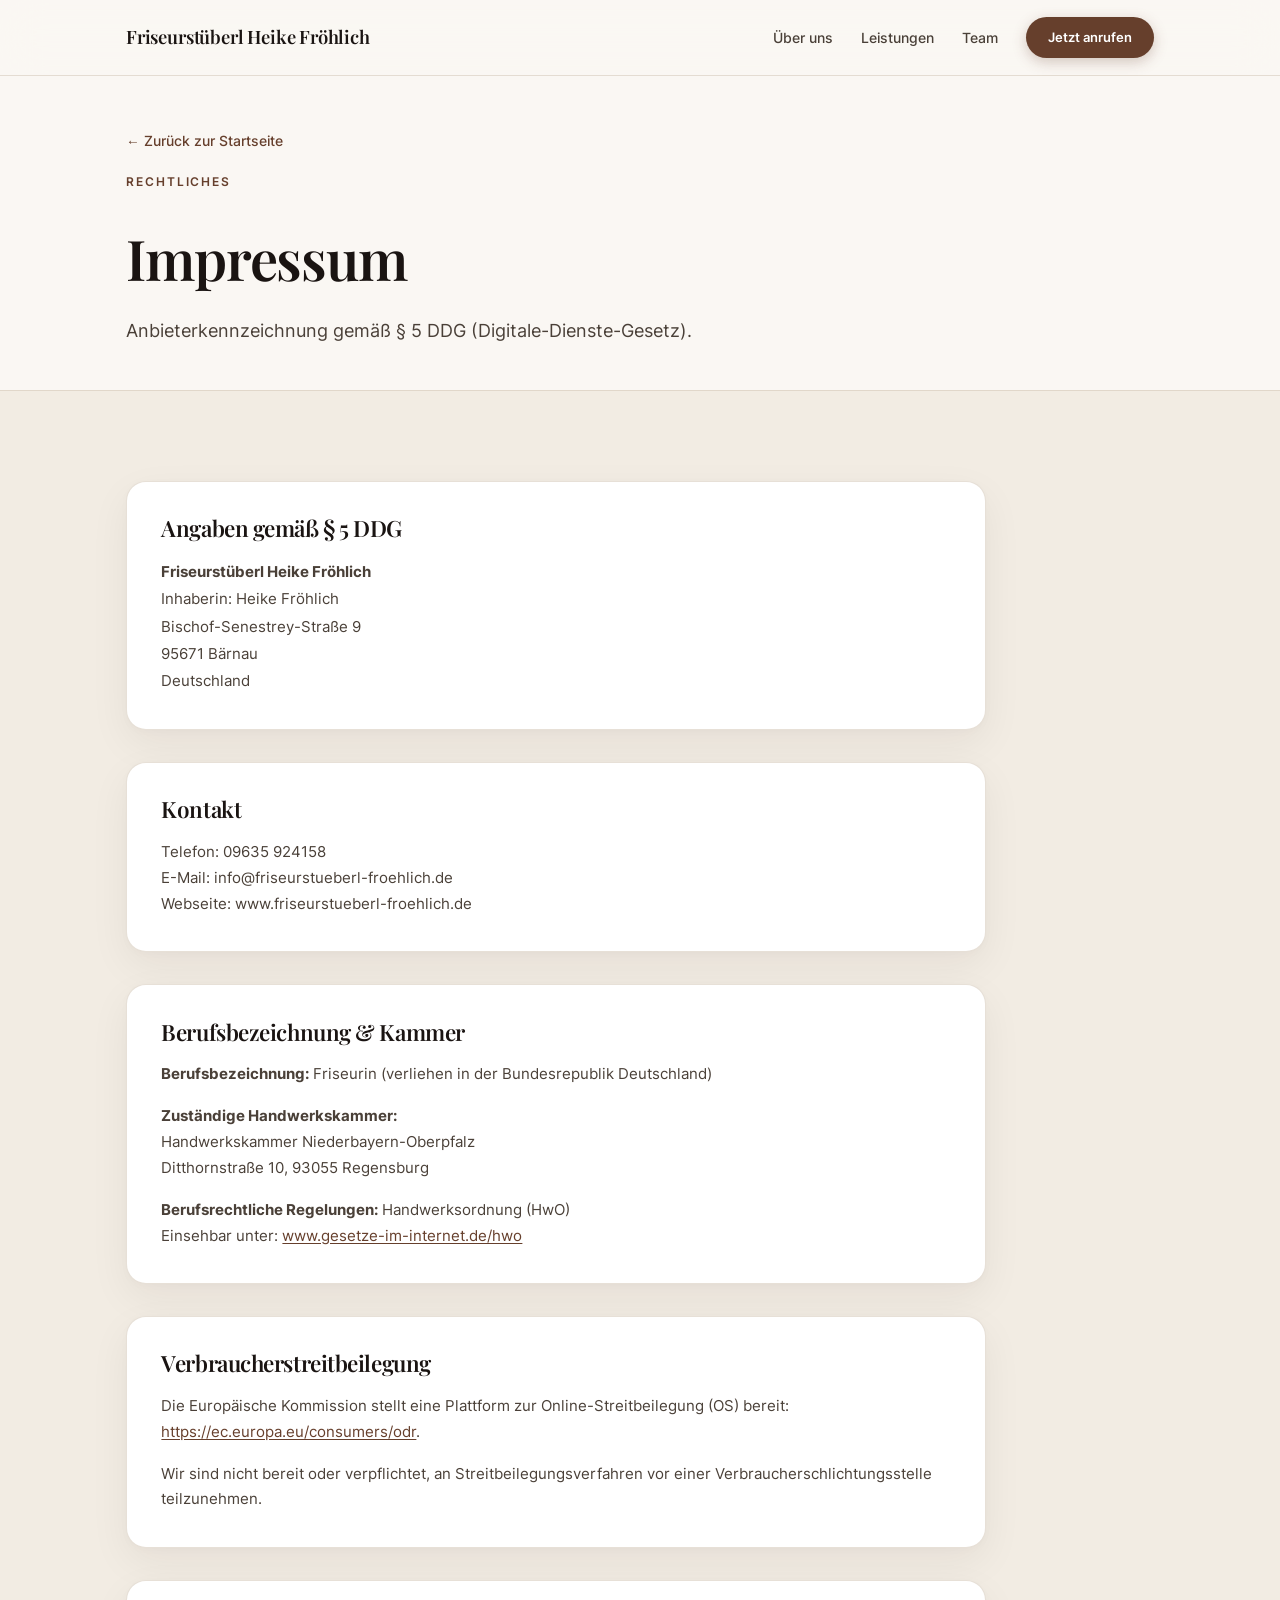
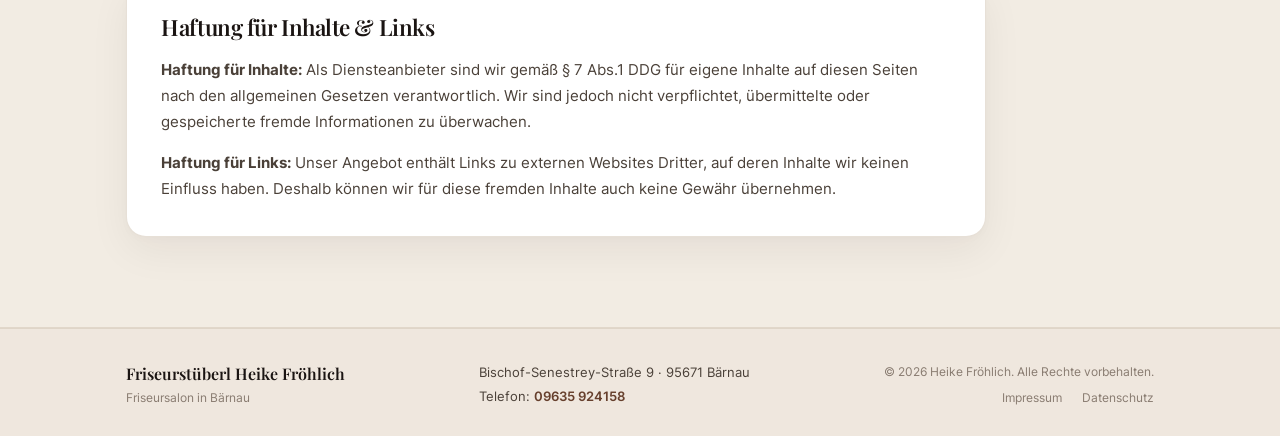
<file: impressum.html>
<!DOCTYPE html>
<html lang="de" dir="ltr" class="scroll-smooth">

<head>
  <meta charset="UTF-8" />
  <meta name="viewport" content="width=device-width, initial-scale=1.0" />
  <meta name="theme-color" content="#ECE7E2" />
  <title>Impressum – Friseurstüberl Heike Fröhlich Bärnau</title>
  <meta name="description"
    content="Impressum und Anbieterkennzeichnung nach § 5 DDG von Friseurstüberl Heike Fröhlich in Bärnau. Inhaberin Heike Fröhlich." />
  <meta name="robots" content="index, follow" />
  <link rel="canonical" href="https://www.friseurstueberl-froehlich.de/impressum.html" />


  <link rel="preload" href="/fonts/Inter-Regular.woff2" as="font" type="font/woff2" crossorigin="anonymous" />
  <link rel="preload" href="/fonts/PlayfairDisplay-SemiBold.woff2" as="font" type="font/woff2" crossorigin="anonymous" />

  <link rel="stylesheet" href="/style.min.css?v=11.0" />
</head>

<body>

  <!-- Page loader -->
  <div id="loader" class="loader" aria-hidden="true">
    <div class="loader-content">
      <div class="silver-scissors-anim">
        <svg class="silver-scissors-svg" viewBox="0 0 64 64" fill="none" xmlns="http://www.w3.org/2000/svg">
          <defs>
            <linearGradient id="silverBlade" x1="0%" y1="0%" x2="100%" y2="100%">
              <stop offset="0%" stop-color="#FFFFFF" />
              <stop offset="25%" stop-color="#E8E8E8" />
              <stop offset="50%" stop-color="#C0C0C0" />
              <stop offset="75%" stop-color="#8E8E8E" />
              <stop offset="100%" stop-color="#555555" />
            </linearGradient>
            <linearGradient id="silverHandle" x1="0%" y1="0%" x2="100%" y2="100%">
              <stop offset="0%" stop-color="#FFFFFF" />
              <stop offset="40%" stop-color="#D0D0D0" />
              <stop offset="80%" stop-color="#888888" />
              <stop offset="100%" stop-color="#444444" />
            </linearGradient>
            <filter id="silverDropShadow" x="-20%" y="-20%" width="140%" height="140%">
              <feDropShadow dx="0" dy="2" stdDeviation="1.5" flood-color="#000000" flood-opacity="0.18"/>
            </filter>
          </defs>

          <!-- Left Arm -->
          <g class="blade-left">
            <path d="M 32 32 L 56 12 C 57.5 10.5 59 11.5 58 13.5 L 35 35 Z" fill="url(#silverBlade)" filter="url(#silverDropShadow)" />
            <path d="M 32 32 L 56 12 L 46 25 Z" fill="#FFFFFF" opacity="0.45" />
            <path d="M 32 32 L 18 46 L 14 42 L 28 28 Z" fill="url(#silverHandle)" />
            <circle cx="12" cy="50" r="7.5" stroke="url(#silverHandle)" stroke-width="2.8" fill="none" filter="url(#silverDropShadow)" />
            <circle cx="12" cy="50" r="6.1" stroke="#FFFFFF" stroke-width="0.7" fill="none" opacity="0.6" />
            <path d="M 6 55 Q 3 58 2 59" stroke="url(#silverHandle)" stroke-width="2" stroke-linecap="round" fill="none" />
          </g>

          <!-- Right Arm -->
          <g class="blade-right">
            <path d="M 32 32 L 56 52 C 57.5 53.5 59 52.5 58 50.5 L 35 29 Z" fill="url(#silverBlade)" filter="url(#silverDropShadow)" />
            <path d="M 32 32 L 56 52 L 46 39 Z" fill="#FFFFFF" opacity="0.45" />
            <path d="M 32 32 L 18 18 L 14 22 L 28 36 Z" fill="url(#silverHandle)" />
            <circle cx="12" cy="14" r="7.5" stroke="url(#silverHandle)" stroke-width="2.8" fill="none" filter="url(#silverDropShadow)" />
            <circle cx="12" cy="14" r="6.1" stroke="#FFFFFF" stroke-width="0.7" fill="none" opacity="0.6" />
          </g>

          <!-- Pivot Screw Pin -->
          <circle cx="32" cy="32" r="2.8" fill="url(#silverHandle)" stroke="#333" stroke-width="0.7" />
          <circle cx="32" cy="32" r="1.1" fill="#1F1A17" />
        </svg>
      </div>
      <span class="loader-brand">Friseurstüberl Heike Fröhlich</span>
      <div class="loader-line-track">
        <div class="loader-line-fill"></div>
      </div>
    </div>
  </div>

  <!-- Header -->
  <header class="header" id="site-header" role="banner">
    <div class="container header-row">
      <a href="index.html" class="logo" aria-label="Friseurstüberl Heike Fröhlich – Startseite">
        <span class="logo-name">Friseurstüberl Heike Fröhlich</span>
      </a>

      <nav class="main-nav" id="nav-menu">
        <a href="index.html#ueber-uns" class="nav-link">Über uns</a>
        <a href="index.html#leistungen" class="nav-link">Leistungen</a>
        <a href="index.html#team" class="nav-link">Team</a>
        <a href="index.html#termin" class="nav-cta">Jetzt anrufen</a>
      </nav>

      <button class="burger" id="burger" aria-label="Menü öffnen" aria-expanded="false" aria-controls="nav-menu">
        <span></span><span></span><span></span>
      </button>
    </div>
  </header>
  <nav class="mobile-drawer" id="mobile-drawer" aria-label="Mobiles Menü">
    <div class="mobile-drawer-header">
      <span class="mobile-drawer-brand">Friseurstüberl Heike Fröhlich</span>
      <button class="mobile-drawer-close" id="mobile-close" aria-label="Menü schließen">&times;</button>
    </div>
    <div class="mobile-drawer-body">
      <a href="index.html#ueber-uns" class="mobile-nav-link">Über uns</a>
      <a href="index.html#leistungen" class="mobile-nav-link">Leistungen</a>
      <a href="index.html#team" class="mobile-nav-link">Team</a>
      <a href="/impressum.html" class="mobile-nav-link mobile-nav-sublink">Impressum</a>
      <a href="/datenschutz.html" class="mobile-nav-link mobile-nav-sublink">Datenschutz</a>
      <a href="tel:+499635924158" class="btn-primary mobile-nav-cta"><svg viewBox="0 0 24 24" width="16" height="16" fill="none" stroke="currentColor" stroke-width="2" stroke-linecap="round" stroke-linejoin="round" style="display:inline-block; vertical-align:-2px; margin-right:6px;"><path d="M22 16.92v3a2 2 0 0 1-2.18 2 19.79 19.79 0 0 1-8.63-3.07 19.5 19.5 0 0 1-6-6 19.79 19.79 0 0 1-3.07-8.67A2 2 0 0 1 4.11 2h3a2 2 0 0 1 2 1.72 12.84 12.84 0 0 0 .7 2.81 2 2 0 0 1-.45 2.11L8.09 9.91a16 16 0 0 0 6 6l1.27-1.27a2 2 0 0 1 2.11-.45 12.84 12.84 0 0 0 2.81.7A2 2 0 0 1 22 16.92z"/></svg>09635 924158 anrufen</a>
    </div>
    <div class="mobile-drawer-footer">
      <p class="mobile-drawer-address">Bischof-Senestrey-Straße 9 · 95671 Bärnau</p>
      <p class="mobile-drawer-phone">Telefon: <a href="tel:+499635924158">09635 924158</a></p>
    </div>
  </nav>

  <main>
    <!-- Page header -->
    <section class="subpage-hero">
      <div class="container">
        <div class="subpage-hero-content js-reveal">
          <a href="index.html" class="back-link">← Zurück zur Startseite</a>
          <span class="section-tag">Rechtliches</span>
          <h1>Impressum</h1>
          <p class="subpage-lead">Anbieterkennzeichnung gemäß § 5 DDG (Digitale-Dienste-Gesetz).</p>
        </div>
      </div>
    </section>

    <!-- Legal content -->
    <section class="section section-bordered">
      <div class="container">
        <div class="legal-content-grid">

          <article class="legal-card js-reveal">
            <h2>Angaben gemäß § 5 DDG</h2>
            <p class="legal-address">
              <strong>Friseurstüberl Heike Fröhlich</strong><br>
              Inhaberin: Heike Fröhlich<br>
              Bischof-Senestrey-Straße 9<br>
              95671 Bärnau<br>
              Deutschland
            </p>
          </article>

          <article class="legal-card js-reveal">
            <h2>Kontakt</h2>
            <p>
              Telefon: 09635 924158<br>
              E-Mail: info@friseurstueberl-froehlich.de<br>
              Webseite: www.friseurstueberl-froehlich.de
            </p>
          </article>

          <article class="legal-card js-reveal">
            <h2>Berufsbezeichnung &amp; Kammer</h2>
            <p><strong>Berufsbezeichnung:</strong> Friseurin (verliehen in der Bundesrepublik Deutschland)</p>
            <p><strong>Zuständige Handwerkskammer:</strong><br>
            Handwerkskammer Niederbayern-Oberpfalz<br>
            Ditthornstraße 10, 93055 Regensburg</p>
            <p><strong>Berufsrechtliche Regelungen:</strong> Handwerksordnung (HwO)<br>
            Einsehbar unter: <a href="https://www.gesetze-im-internet.de/hwo/" target="_blank" rel="noopener" class="privacy-link">www.gesetze-im-internet.de/hwo</a></p>
          </article>

          <article class="legal-card js-reveal">
            <h2>Verbraucherstreitbeilegung</h2>
            <p>Die Europäische Kommission stellt eine Plattform zur Online-Streitbeilegung (OS) bereit: <a href="https://ec.europa.eu/consumers/odr" target="_blank" rel="noopener" class="privacy-link">https://ec.europa.eu/consumers/odr</a>.</p>
            <p>Wir sind nicht bereit oder verpflichtet, an Streitbeilegungsverfahren vor einer Verbraucherschlichtungsstelle teilzunehmen.</p>
          </article>

          <article class="legal-card js-reveal">
            <h2>Haftung für Inhalte &amp; Links</h2>
            <p><strong>Haftung für Inhalte:</strong> Als Diensteanbieter sind wir gemäß § 7 Abs.1 DDG für eigene Inhalte auf diesen Seiten nach den allgemeinen Gesetzen verantwortlich. Wir sind jedoch nicht verpflichtet, übermittelte oder gespeicherte fremde Informationen zu überwachen.</p>
            <p><strong>Haftung für Links:</strong> Unser Angebot enthält Links zu externen Websites Dritter, auf deren Inhalte wir keinen Einfluss haben. Deshalb können wir für diese fremden Inhalte auch keine Gewähr übernehmen.</p>
          </article>

        </div>
      </div>
    </section>

  </main>

  <!-- Footer -->
  <footer class="footer" role="contentinfo">
    <div class="container footer-grid">
      <div class="footer-col footer-col-brand">
        <p class="footer-brand-title">Friseurstüberl Heike Fröhlich</p>
        <p class="footer-tagline">Friseursalon in Bärnau</p>
      </div>

      <div class="footer-col footer-col-address">
        <address class="footer-address-text">
          <span>Bischof-Senestrey-Straße 9 · 95671 Bärnau</span>
          <span class="footer-phone">Telefon: <a href="tel:+499635924158">09635 924158</a></span>
        </address>
      </div>

      <div class="footer-col footer-col-meta">
        <p class="footer-copy">&copy; <span id="yr">2026</span> Heike Fröhlich. Alle Rechte vorbehalten.</p>
        <div class="footer-links">
          <a href="impressum.html">Impressum</a>
          <a href="datenschutz.html">Datenschutz</a>
        </div>
      </div>
    </div>
  </footer>

  <!-- Floating mobile call button -->
  <a href="tel:+499635924158" class="mobile-float-call" aria-label="Jetzt im Friseurstüberl anrufen">
    <svg viewBox="0 0 24 24" width="22" height="22" fill="none" stroke="currentColor" stroke-width="2.2" stroke-linecap="round" stroke-linejoin="round">
      <path d="M22 16.92v3a2 2 0 0 1-2.18 2 19.79 19.79 0 0 1-8.63-3.07 19.5 19.5 0 0 1-6-6 19.79 19.79 0 0 1-3.07-8.67A2 2 0 0 1 4.11 2h3a2 2 0 0 1 2 1.72 12.84 12.84 0 0 0 .7 2.81 2 2 0 0 1-.45 2.11L8.09 9.91a16 16 0 0 0 6 6l1.27-1.27a2 2 0 0 1 2.11-.45 12.84 12.84 0 0 0 2.81.7A2 2 0 0 1 22 16.92z"/>
    </svg>
    <span>Jetzt anrufen</span>
  </a>

  <script src="main.js?v=4.0" defer></script>
</body>

</html>
</file>
<file: style.min.css>
@font-face{font-family:'Playfair Display';src:url('/fonts/PlayfairDisplay-Regular.woff2') format('woff2');font-style:normal;font-weight:400;font-display:swap}@font-face{font-family:'Playfair Display';src:url('/fonts/PlayfairDisplay-Italic.woff2') format('woff2');font-style:italic;font-weight:400;font-display:swap}@font-face{font-family:'Playfair Display';src:url('/fonts/PlayfairDisplay-SemiBold.woff2') format('woff2');font-style:normal;font-weight:600;font-display:swap}@font-face{font-family:'Playfair Display';src:url('/fonts/PlayfairDisplay-Bold.woff2') format('woff2');font-style:normal;font-weight:700;font-display:swap}@font-face{font-family:'Inter';src:url('/fonts/Inter-Regular.woff2') format('woff2');font-style:normal;font-weight:400;font-display:swap}@font-face{font-family:'Inter';src:url('/fonts/Inter-Medium.woff2') format('woff2');font-style:normal;font-weight:500;font-display:swap}@font-face{font-family:'Inter';src:url('/fonts/Inter-SemiBold.woff2') format('woff2');font-style:normal;font-weight:600;font-display:swap}@font-face{font-family:'Inter';src:url('/fonts/Inter-Bold.woff2') format('woff2');font-style:normal;font-weight:700;font-display:swap}:root{--bg:#FAF7F3;--bg-subtle:#F2ECE3;--surface:#FFFFFF;--surface-hover:#FDFBF8;--surface-trans:rgba(255,255,255,0.88);--border:rgba(212,198,183,0.55);--border-strong:rgba(182,164,146,0.75);--border-focus:#663F2C;--text-head:#1A1412;--text-body:#4A4038;--text-muted:#887B70;--accent:#663F2C;--accent-hover:#4E2E1F;--accent-soft:rgba(102,63,44,0.08);--font-serif:'Playfair Display',Georgia,'Times New Roman',serif;--font-sans:'Inter',-apple-system,BlinkMacSystemFont,'Segoe UI',Roboto,sans-serif;--r-card:1.25rem;--r-full:9999px;--ease-out:cubic-bezier(0.16,1,0.3,1);--shadow:0 14px 40px rgba(26,20,18,0.06),0 2px 8px rgba(0,0,0,0.02);--shadow-lg:0 22px 55px rgba(26,20,18,0.1)}*,*::before,*::after{box-sizing:border-box;margin:0;padding:0}html{scroll-behavior:smooth;font-size:16px}body{font-family:var(--font-sans);font-size:1rem;line-height:1.65;color:var(--text-body);background-color:var(--bg);-webkit-font-smoothing:antialiased;-moz-osx-font-smoothing:grayscale;overflow-x:hidden}a{color:inherit;text-decoration:none}ul,ol{list-style:none}address{font-style:normal}button{cursor:pointer;border:none;background:none;font:inherit}img{display:block;max-width:100%;height:auto}.container,.hero-asymmetric-grid>*,.editorial-split>*,.team-cards-grid>*,.services-clean-grid>*,.boutique-contact-layout>*{min-width:0}:focus-visible{outline:2px solid var(--accent);outline-offset:3px;border-radius:4px}.hp-field{position:absolute;left:-9999px;width:0;height:0;overflow:hidden;visibility:hidden;pointer-events:none}.container{width:100%;max-width:1140px;margin-inline:auto;padding-inline:clamp(1.25rem,5vw,3.5rem)}.header{position:sticky;top:0;z-index:100;height:76px;display:flex;align-items:center;background:#FAF7F3;background:rgba(250,247,243,0.88);backdrop-filter:blur(20px) saturate(180%);-webkit-backdrop-filter:blur(20px) saturate(180%);border-bottom:1px solid var(--border)}.header-row{display:flex;align-items:center;justify-content:space-between;gap:1.5rem}.logo{display:flex;align-items:center;gap:0.75rem;transition:opacity 0.2s}.logo:hover{opacity:0.85}.logo-name{font-family:var(--font-serif);font-size:1.15rem;font-weight:600;color:var(--text-head);letter-spacing:-0.01em;white-space:nowrap}.main-nav{display:flex;align-items:center;gap:1.75rem}.nav-link{font-size:0.875rem;font-weight:500;color:var(--text-body);position:relative;padding:4px 0;transition:color 0.2s}.nav-link::after{content:'';position:absolute;bottom:0;left:0;width:0;height:1.5px;background:var(--accent);transition:width 0.25s var(--ease-out)}.nav-link:hover{color:var(--text-head)}.nav-link:hover::after,.nav-link.active::after{width:100%}.nav-link.active{color:var(--text-head)}.nav-cta{padding:10px 22px;background:var(--accent);color:#ffffff;font-size:0.825rem;font-weight:600;border-radius:var(--r-full);transition:background 0.2s,transform 0.15s,box-shadow 0.2s;box-shadow:0 4px 14px rgba(107,66,52,0.28);white-space:nowrap}.nav-cta:hover{background:var(--accent-hover);transform:translateY(-1px);box-shadow:0 6px 20px rgba(107,66,52,0.38)}.burger{display:none;flex-direction:column;gap:5px;width:36px;height:36px;justify-content:center}.burger span{display:block;height:1.5px;width:100%;background:var(--text-head);border-radius:var(--r-full);transition:transform 0.25s var(--ease-out),opacity 0.2s}.burger[aria-expanded="true"] span:nth-child(1){transform:translateY(6.5px) rotate(45deg)}.burger[aria-expanded="true"] span:nth-child(2){opacity:0}.burger[aria-expanded="true"] span:nth-child(3){transform:translateY(-6.5px) rotate(-45deg)}.btn-primary{display:inline-flex;align-items:center;justify-content:center;gap:0.5rem;padding:14px 30px;background:var(--accent);color:#ffffff;font-family:var(--font-sans);font-size:0.875rem;font-weight:600;border-radius:var(--r-full);border:none;cursor:pointer;transition:background 0.2s,transform 0.15s,box-shadow 0.2s;box-shadow:0 4px 18px rgba(107,66,52,0.3);white-space:nowrap}.btn-primary:hover{background:var(--accent-hover);transform:translateY(-2px);box-shadow:0 8px 26px rgba(107,66,52,0.42)}.btn-ghost{display:inline-flex;align-items:center;justify-content:center;padding:13px 28px;background:transparent;color:var(--text-head);font-size:0.875rem;font-weight:500;border-radius:var(--r-full);border:1.5px solid var(--border-strong);transition:border-color 0.2s,color 0.2s,transform 0.15s}.btn-ghost:hover{border-color:var(--accent);color:var(--accent);transform:translateY(-2px)}.section{padding-block:clamp(4rem,10vh,7rem)}.section-bordered{border-top:1px solid var(--border);border-bottom:1px solid var(--border);background:var(--bg-subtle)}.section-head{margin-bottom:3rem}.section-tag{display:inline-block;font-size:0.75rem;font-weight:600;letter-spacing:0.16em;text-transform:uppercase;color:var(--accent);margin-bottom:0.75rem}h2{font-family:var(--font-serif);font-size:clamp(2rem,4.5vw,3.2rem);font-weight:600;letter-spacing:-0.02em;line-height:1.15;color:var(--text-head)}h2 em{font-style:italic;color:var(--accent)}.section-desc{font-size:1rem;color:var(--text-body);max-width:560px;margin-top:0.75rem}.hero-editorial{min-height:calc(100vh - 76px);display:flex;align-items:center;justify-content:center;padding-block:4rem 3rem;text-align:center}.hero-editorial-text{max-width:820px;margin-inline:auto;display:flex;flex-direction:column;align-items:center;text-align:center}.hero-tag{margin-bottom:1rem}.hero-editorial-title{font-family:var(--font-serif);font-size:clamp(2.5rem,5.5vw,4.5rem);font-weight:600;letter-spacing:-0.03em;line-height:1.08;color:var(--text-head);margin-bottom:1.5rem}.hero-editorial-title em{font-style:italic;color:var(--accent)}.hero-editorial-teaser{font-size:1.1rem;color:var(--text-body);line-height:1.75;margin-bottom:2.25rem;max-width:620px;margin-inline:auto}.hero-editorial-actions{display:flex;flex-wrap:wrap;justify-content:center;gap:1rem}.media-frame{position:relative;border-radius:var(--r-card);overflow:hidden;border:1px solid var(--border);box-shadow:var(--shadow);aspect-ratio:4/3;max-height:420px;width:100%}.media-img{width:100%;height:100%;object-fit:cover;object-position:center 30%;transition:transform 0.7s var(--ease-out)}.media-frame:hover .media-img{transform:scale(1.05)}.media-overlay-badge{position:absolute;bottom:1.25rem;left:1.25rem;background:rgba(245,242,238,0.95);backdrop-filter:blur(12px);-webkit-backdrop-filter:blur(12px);border:1px solid var(--border-strong);padding:0.875rem 1.25rem;border-radius:0.875rem;display:flex;flex-direction:column}.badge-num{font-family:var(--font-serif);font-size:1.2rem;font-weight:600;color:var(--text-head);line-height:1}.badge-lbl{font-size:0.75rem;color:var(--text-body);margin-top:2px}.editorial-split{display:grid;grid-template-columns:1fr;gap:2.5rem}@media (min-width:900px){.editorial-split{grid-template-columns:1fr 1.2fr;gap:4rem;align-items:start}}.split-left{align-self:start}.sticky-statement{font-family:var(--font-serif);font-size:clamp(1.6rem,3vw,2.4rem);font-weight:400;line-height:1.25;color:var(--text-head);margin-top:0.75rem;position:relative}.sticky-statement em{font-style:italic;color:var(--accent)}.statement-signature{font-size:0.875rem;color:var(--accent);font-weight:500;margin-top:1.25rem}.narrative-lead{font-size:1.1rem;color:var(--text-head);line-height:1.75;margin-bottom:1.25rem}.narrative-body{font-size:0.975rem;color:var(--text-body);line-height:1.8;margin-bottom:2rem}.stats-row{display:grid;grid-template-columns:1fr 1fr;gap:1.25rem}.stat-card{background:var(--surface);border:1px solid var(--border);border-radius:var(--r-card);padding:1.25rem;display:flex;flex-direction:column;gap:0.25rem;box-shadow:var(--shadow)}.stat-big{font-family:var(--font-serif);font-size:1.8rem;font-weight:600;color:var(--accent);line-height:1}.stat-label{font-size:0.8rem;color:var(--text-body)}.horizontal-panel .section-head{margin-bottom:1.25rem}.services-clean-grid{display:grid;grid-template-columns:1fr;gap:1.25rem}@media (min-width:640px){.services-clean-grid{grid-template-columns:repeat(2,1fr)}}@media (min-width:900px){.services-clean-grid{grid-template-columns:repeat(3,1fr);gap:0.875rem}}.service-card-clean{background:var(--surface);border:1px solid var(--border);border-radius:var(--r-card);padding:1.15rem 1.25rem;display:flex;flex-direction:column;justify-content:space-between;gap:0.625rem;box-shadow:var(--shadow);transition:transform 0.25s var(--ease-out),border-color 0.25s var(--ease-out)}.service-card-clean:hover{transform:translateY(-3px);border-color:var(--accent)}.service-card-tag{font-size:0.7rem;font-weight:600;letter-spacing:0.1em;text-transform:uppercase;color:var(--accent);background:var(--accent-soft);padding:3px 9px;border-radius:var(--r-full);align-self:flex-start}.service-card-clean h3{font-family:var(--font-serif);font-size:1.05rem;font-weight:600;color:var(--text-head);line-height:1.25}.service-card-desc{font-size:0.825rem;color:var(--text-body);line-height:1.45}.service-card-footer{display:flex;align-items:baseline;justify-content:space-between;gap:0.5rem;padding-top:0.625rem;border-top:1px solid var(--border);margin-top:auto}.service-price{font-family:var(--font-serif);font-size:1.15rem;font-weight:600;color:var(--accent)}.team-cards-grid{display:grid;grid-template-columns:1fr;gap:1.25rem}@media (min-width:768px){.team-cards-grid{grid-template-columns:1fr 1fr}}.bespoke-team-card{background:var(--surface);border:1px solid var(--border);border-radius:var(--r-card);overflow:hidden;box-shadow:var(--shadow);transition:transform 0.3s var(--ease-out),border-color 0.3s var(--ease-out)}.bespoke-team-card:hover{transform:translateY(-4px);border-color:var(--accent)}.team-media-wrap{position:relative;aspect-ratio:16/9;max-height:200px;overflow:hidden;background:var(--bg-subtle)}.team-media-wrap--silhouette,.team-media-wrap--placeholder{display:flex;align-items:center;justify-content:center;background:linear-gradient(180deg,#EEF0F2 0%,#D8DCE0 100%);border-bottom:1px solid var(--border)}.team-silhouette-icon{width:64px;height:64px;color:#9CA3AF;transition:transform 0.3s var(--ease-out),color 0.3s var(--ease-out)}.bespoke-team-card:hover .team-silhouette-icon{transform:scale(1.08);color:#6B7280}.team-meta{padding:1.25rem 1.35rem 1.5rem;display:flex;flex-direction:column;gap:0.25rem}.team-meta h3{font-family:var(--font-serif);font-size:1.15rem;font-weight:600;color:var(--text-head)}.team-role{font-size:0.75rem;font-weight:600;text-transform:uppercase;letter-spacing:0.08em;color:var(--accent)}.team-detail{font-size:0.825rem;color:var(--text-body);line-height:1.5;margin-top:0.15rem}.boutique-contact-layout{display:grid;grid-template-columns:1fr;gap:3rem}@media (min-width:900px){.boutique-contact-layout{grid-template-columns:1fr 1.1fr;gap:4.5rem;align-items:start}}.contact-editorial-left{display:flex;flex-direction:column;gap:1.5rem}.contact-lead-text{font-size:1rem;color:var(--text-body);line-height:1.7}.direct-phone-block{display:flex;flex-direction:column;gap:0.25rem;background:var(--surface);border:1px solid var(--border);border-radius:var(--r-card);padding:1.25rem 1.5rem;box-shadow:var(--shadow);transition:border-color 0.2s,transform 0.15s}.direct-phone-block:hover{border-color:var(--accent);transform:translateY(-2px)}.phone-label-sm{font-size:0.75rem;color:var(--text-muted);text-transform:uppercase;letter-spacing:0.08em}.phone-number-lg{font-family:var(--font-serif);font-size:1.4rem;font-weight:600;color:var(--text-head)}.phone-sub{font-size:0.78rem;color:var(--accent)}.opening-hours-minimal{background:var(--surface);border:1px solid var(--border);border-radius:var(--r-card);padding:1.25rem 1.5rem;box-shadow:var(--shadow)}.opening-hours-minimal h4{font-size:0.78rem;font-weight:600;text-transform:uppercase;letter-spacing:0.1em;color:var(--text-muted);margin-bottom:0.875rem}.opening-hours-minimal ul{display:flex;flex-direction:column;gap:0.5rem}.opening-hours-minimal li{display:flex;justify-content:space-between;font-size:0.85rem;color:var(--text-body)}.hl-day span:last-child{color:var(--accent);font-weight:600}.privacy-link{color:var(--accent);text-decoration:underline;text-underline-offset:2px}.footer{background:#EFE7DE;border-top:1px solid var(--border);padding-block:2rem 1.75rem}.footer-grid{display:flex;align-items:center;justify-content:space-between;flex-wrap:wrap;gap:1.5rem 2rem}.footer-brand-title{font-family:var(--font-serif);font-size:1rem;font-weight:600;color:var(--text-head)}.footer-tagline{font-size:0.78rem;color:var(--text-muted)}.footer-address-text{font-style:normal;display:flex;flex-direction:column;gap:0.15rem;font-size:0.825rem;color:var(--text-body)}.footer-phone a{color:var(--accent);font-weight:600;transition:color 0.2s}.footer-phone a:hover{color:var(--accent-hover)}.footer-col-meta{display:flex;flex-direction:column;align-items:flex-end;gap:0.35rem}.footer-copy{font-size:0.78rem;color:var(--text-muted)}.footer-links{display:flex;gap:1.25rem}.footer-links a{font-size:0.78rem;color:var(--text-muted);transition:color 0.2s}.footer-links a:hover{color:var(--text-head)}@media (max-width:768px){.footer-grid{flex-direction:column;align-items:flex-start}.footer-col-meta{align-items:flex-start;padding-top:0.75rem;border-top:1px solid var(--border);width:100%}}.js-reveal,.js-stagger{opacity:1;transform:none}body.js-enabled .js-reveal:not(.visible),body.js-enabled .js-stagger:not(.visible){opacity:0;transform:translateY(42px) scale(0.985)}.js-reveal.visible,.js-stagger.visible{opacity:1 !important;transform:translateY(0) scale(1) !important;transition:opacity 1.15s cubic-bezier(0.16,1,0.3,1),transform 1.15s cubic-bezier(0.16,1,0.3,1)}body.js-enabled .media-frame .media-img,body.js-enabled .team-media-wrap .team-img{transition:transform 1.4s cubic-bezier(0.16,1,0.3,1),filter 1.2s cubic-bezier(0.16,1,0.3,1)}body.js-enabled .media-frame:not(.visible) .media-img,body.js-enabled .team-media-wrap:not(.visible) .team-img{transform:scale(1.1);filter:blur(2px)}body.js-enabled .media-frame.visible .media-img,body.js-enabled .team-media-wrap.visible .team-img{transform:scale(1);filter:blur(0)}.mobile-drawer{display:none}@media (max-width:899px){.burger{display:flex;z-index:10001}.main-nav{display:none !important}.mobile-drawer{display:flex;position:fixed;top:0;left:0;right:0;bottom:0;inset:0;width:100vw;height:100vh;height:100dvh;flex-direction:column;justify-content:space-between;background:rgba(236,231,226,0.78);backdrop-filter:blur(28px) saturate(180%);-webkit-backdrop-filter:blur(28px) saturate(180%);padding:1.5rem 1.75rem 2.25rem;z-index:10000;opacity:0;visibility:hidden;transform:scale(0.98);transition:opacity 0.35s cubic-bezier(0.16,1,0.3,1),transform 0.35s cubic-bezier(0.16,1,0.3,1),visibility 0.35s ease}.mobile-drawer.open{opacity:1;visibility:visible;transform:scale(1)}.mobile-drawer-header{display:flex;align-items:center;justify-content:space-between;padding-bottom:1.25rem;border-bottom:1px solid var(--border)}.mobile-drawer-brand{font-family:var(--font-serif);font-size:1.2rem;font-weight:600;color:var(--text-head)}.mobile-drawer-close{background:transparent;border:none;font-size:2.2rem;line-height:1;color:var(--text-head);cursor:pointer;padding:0.25rem 0.5rem;transition:transform 0.2s}.mobile-drawer-close:hover{transform:scale(1.1)}.mobile-drawer-body{display:flex;flex-direction:column;justify-content:center;gap:0.5rem;margin-block:auto;padding-block:1rem}.mobile-nav-link{display:block;font-family:var(--font-serif);font-size:1.75rem;font-weight:500;color:var(--text-head);padding-block:0.875rem;border-bottom:1px solid var(--border);transition:color 0.25s var(--ease-out),padding-left 0.25s var(--ease-out)}.mobile-nav-link:hover,.mobile-nav-link:focus{color:var(--accent);padding-left:0.5rem}.mobile-nav-sublink{font-size:1.15rem;font-weight:400;color:var(--text-muted);padding-block:0.5rem;border-bottom:1px dashed var(--border)}.mobile-nav-sublink:hover,.mobile-nav-sublink:focus{color:var(--accent);padding-left:0.5rem}.mobile-nav-cta{margin-top:1.75rem;width:100%;text-align:center;padding:16px 24px;font-size:1rem}.mobile-drawer-footer{padding-top:1.25rem;border-top:1px solid var(--border);display:flex;flex-direction:column;gap:0.35rem}.mobile-drawer-address{font-size:0.85rem;color:var(--text-body)}.mobile-drawer-phone{font-size:0.85rem;color:var(--text-muted)}.mobile-drawer-phone a{color:var(--accent);font-weight:600}}.horizontal-pin-container{position:relative;height:550vh;background:var(--bg-subtle);border-top:1px solid var(--border)}.horizontal-sticky-box{position:sticky;top:76px;height:calc(100vh - 76px);width:100vw;max-width:100%;overflow:hidden;display:flex;flex-direction:column}.horizontal-scroll-track{display:flex;flex-wrap:nowrap;width:400vw;height:calc(100% - 60px);will-change:transform;transition:transform 0.08s var(--ease-out)}.horizontal-panel{width:100vw;height:100%;flex-shrink:0;box-sizing:border-box;display:flex;align-items:center;padding-block:clamp(1rem,3vh,2.5rem);border-right:1px solid var(--border);overflow-y:hidden}.horizontal-panel .container{width:100%;max-width:1140px}.horizontal-nav-bar{height:60px;width:100%;background:rgba(250,247,243,0.94);backdrop-filter:blur(16px);-webkit-backdrop-filter:blur(16px);border-top:1px solid var(--border);padding:0 2rem;display:flex;align-items:center;justify-content:space-between;gap:2rem;box-sizing:border-box;z-index:50;margin-top:auto}.horizontal-progress{flex:1;height:3px;background:var(--border-strong);border-radius:var(--r-full);overflow:hidden}.horizontal-progress-fill{height:100%;width:25%;background:var(--accent);transition:width 0.2s var(--ease-out)}.horizontal-controls{display:flex;align-items:center;gap:1.25rem}.h-nav-btn{width:38px;height:38px;border-radius:50%;border:1px solid var(--border-strong);background:var(--surface);color:var(--text-head);display:flex;align-items:center;justify-content:center;font-size:1rem;cursor:pointer;box-shadow:0 2px 8px rgba(0,0,0,0.04);transition:all 0.2s}.h-nav-btn:hover{border-color:var(--accent);color:var(--accent);transform:translateY(-2px)}.h-step-indicator{font-family:var(--font-serif);font-size:0.875rem;color:var(--accent);letter-spacing:0.1em;font-weight:600}.subpage-hero{padding-top:clamp(2.5rem,6vh,4.5rem);padding-bottom:clamp(2rem,5vh,3.5rem);background:var(--bg)}.subpage-hero-content{display:flex;flex-direction:column;align-items:flex-start;max-width:800px}.back-link{display:inline-flex;align-items:center;font-size:0.85rem;font-weight:500;color:var(--accent);margin-bottom:1.25rem;transition:transform 0.2s}.back-link:hover{transform:translateX(-3px)}.subpage-hero h1{font-family:var(--font-serif);font-size:clamp(2.2rem,4.5vw,3.5rem);font-weight:600;color:var(--text-head);letter-spacing:-0.02em;margin-top:0.5rem;margin-bottom:0.75rem}.subpage-lead{font-size:1.1rem;color:var(--text-body);line-height:1.6}.legal-content-grid{display:flex;flex-direction:column;gap:2rem;max-width:860px}.legal-card{background:var(--surface);border:1px solid var(--border);border-radius:var(--r-card);padding:clamp(1.5rem,4%,2.25rem);box-shadow:var(--shadow)}.legal-card h2{font-family:var(--font-serif);font-size:1.4rem;font-weight:600;color:var(--text-head);margin-bottom:1rem}.legal-card p{font-size:0.95rem;color:var(--text-body);line-height:1.7;margin-bottom:1rem}.legal-card p:last-child{margin-bottom:0}.legal-list{margin-top:0.75rem;margin-bottom:1rem;display:flex;flex-direction:column;gap:0.75rem;padding-left:0}.legal-list li{position:relative;padding-left:1.5rem;font-size:0.925rem;color:var(--text-body);line-height:1.65}.legal-list li::before{content:"•";position:absolute;left:0.25rem;color:var(--accent);font-weight:bold}.legal-address{line-height:1.8 !important}.loader{position:fixed;inset:0;z-index:9999;background:var(--bg);display:flex;align-items:center;justify-content:center;transition:opacity 0.5s var(--ease-out),visibility 0.5s var(--ease-out)}.loader.loaded{opacity:0;visibility:hidden;pointer-events:none}.loader-content{display:flex;flex-direction:column;align-items:center;gap:1.25rem}.silver-scissors-anim{width:64px;height:64px;display:flex;align-items:center;justify-content:center}.silver-scissors-svg{width:100%;height:100%;filter:drop-shadow(0 4px 10px rgba(0,0,0,0.08))}.blade-left{transform-origin:32px 32px;animation:snipLeft 0.65s ease-in-out infinite alternate}.blade-right{transform-origin:32px 32px;animation:snipRight 0.65s ease-in-out infinite alternate}@keyframes snipLeft{0%{transform:rotate(-20deg)}100%{transform:rotate(5deg)}}@keyframes snipRight{0%{transform:rotate(20deg)}100%{transform:rotate(-5deg)}}.loader-brand{font-family:var(--font-serif);font-size:1.1rem;font-weight:600;color:var(--text-head);letter-spacing:-0.01em}.loader-line-track{width:140px;height:3px;background:var(--border-strong);border-radius:var(--r-full);overflow:hidden}.loader-line-fill{height:100%;width:0%;background:var(--accent);animation:loaderProgress 1.1s var(--ease-out) forwards}@keyframes loaderProgress{0%{width:0%}50%{width:70%}100%{width:100%}}@media (max-width:899px){html,body{overflow-x:hidden !important;width:100% !important;max-width:100% !important}.horizontal-pin-container{height:auto !important;background:transparent !important;border-top:none !important;overflow-x:hidden !important;width:100% !important;max-width:100% !important;position:relative !important}.horizontal-sticky-box{position:relative !important;top:0 !important;height:auto !important;overflow:visible !important;width:100% !important;max-width:100% !important}.horizontal-scroll-track{display:flex !important;flex-direction:column !important;width:100% !important;max-width:100% !important;height:auto !important;transform:none !important}.horizontal-panel{width:100% !important;max-width:100% !important;height:auto !important;padding-block:clamp(2.5rem,5vh,4.5rem) !important;border-right:none !important;border-bottom:1px solid var(--border) !important;overflow-y:visible !important;overflow-x:hidden !important;box-sizing:border-box !important}.horizontal-panel .container{width:100% !important;max-width:100% !important;box-sizing:border-box !important}.horizontal-nav-bar{display:none !important}.hero-editorial{padding-block:2.5rem 3.5rem;min-height:auto}.hero-editorial-title{font-size:clamp(2.1rem,7vw,3.2rem)}.hero-editorial-teaser{font-size:0.975rem}.media-frame{aspect-ratio:16/11;max-height:320px;width:100%}.services-clean-grid{grid-template-columns:1fr;gap:1.25rem;width:100%}.team-cards-grid{grid-template-columns:1fr;gap:1.5rem;width:100%}.mobile-drawer.open~.mobile-float-call{opacity:0 !important;pointer-events:none !important}}@media (max-width:480px){.container{padding-inline:1.25rem}.hero-editorial-actions{flex-direction:column;width:100%}.hero-editorial-actions .btn-primary,.hero-editorial-actions .btn-ghost{width:100%;text-align:center}.subpage-hero h1{font-size:2rem}.legal-card{padding:1.25rem}.media-overlay-badge{padding:0.65rem 0.95rem;bottom:0.85rem;left:0.85rem}.badge-num{font-size:1rem}.badge-lbl{font-size:0.7rem}}.pricing-notice-banner{background:var(--surface);border:1px solid var(--border-strong);border-radius:var(--r-card);padding:1.15rem 1.35rem;margin-bottom:1.25rem;display:flex;align-items:center;gap:1rem;box-shadow:var(--shadow)}.notice-icon{font-size:1.5rem;line-height:1;flex-shrink:0}.notice-text strong{display:block;font-family:var(--font-serif);font-size:1.05rem;color:var(--text-head);margin-bottom:0.15rem}.notice-text p{font-size:0.85rem;color:var(--text-body);line-height:1.45;margin:0}.boutique-call-only-layout{width:100%}.call-hero-card{background:var(--surface);border:1px solid var(--border);border-radius:var(--r-card);padding:clamp(1.75rem,5%,3rem);box-shadow:var(--shadow);display:flex;flex-direction:column;gap:1.75rem}.call-lead-text{font-size:1.05rem;color:var(--text-body);line-height:1.7}.direct-call-cta{display:flex;align-items:center;gap:1.25rem;background:var(--accent);color:#ffffff;padding:1.25rem 1.75rem;border-radius:var(--r-card);text-decoration:none;box-shadow:0 8px 24px rgba(107,66,52,0.32);transition:background 0.25s,transform 0.2s,box-shadow 0.25s}.direct-call-cta:hover{background:var(--accent-hover);transform:translateY(-2px);box-shadow:0 12px 32px rgba(107,66,52,0.42)}.call-icon-circle{width:52px;height:52px;border-radius:50%;background:rgba(255,255,255,0.18);display:flex;align-items:center;justify-content:center;flex-shrink:0}.call-icon-circle svg{stroke:#ffffff}.call-info{display:flex;flex-direction:column;gap:0.15rem}.call-lbl{font-size:0.75rem;text-transform:uppercase;letter-spacing:0.1em;opacity:0.85}.call-number{font-family:var(--font-serif);font-size:clamp(1.5rem,3.5vw,2.1rem);font-weight:700;line-height:1.1;letter-spacing:-0.01em}.call-sub{font-size:0.78rem;opacity:0.85}.salon-details-grid{display:grid;grid-template-columns:1fr;gap:1.25rem}@media (min-width:640px){.salon-details-grid{grid-template-columns:1fr 1fr}}.detail-box{background:var(--bg);border:1px solid var(--border);border-radius:0.875rem;padding:1.25rem 1.5rem}.detail-box h4{font-size:0.78rem;font-weight:600;text-transform:uppercase;letter-spacing:0.1em;color:var(--accent);margin-bottom:0.75rem}.detail-box ul{display:flex;flex-direction:column;gap:0.4rem}.detail-box li{display:flex;justify-content:space-between;font-size:0.85rem;color:var(--text-body)}.address-p{font-size:0.9rem;color:var(--text-body);line-height:1.6;margin-bottom:0.75rem}.map-link{font-size:0.825rem;font-weight:600;color:var(--accent);text-decoration:underline}.mobile-float-call{display:none}@media (max-width:899px){.mobile-float-call{display:flex;align-items:center;gap:0.6rem;position:fixed;bottom:1.25rem;left:1.25rem;z-index:9998;background:#6B4234;color:#ffffff;padding:0.75rem 1.25rem;border-radius:9999px;font-family:var(--font-sans);font-size:0.875rem;font-weight:600;letter-spacing:0.01em;text-decoration:none;box-shadow:0 10px 28px rgba(107,66,52,0.45),0 2px 8px rgba(0,0,0,0.2);border:1.5px solid rgba(255,255,255,0.25);transition:transform 0.2s cubic-bezier(0.2,0.8,0.2,1),bottom 0.1s ease-out;animation:floatCallPulse 3s infinite ease-in-out}.mobile-float-call:active{transform:scale(0.94)}.mobile-float-call svg{flex-shrink:0;stroke:#ffffff}}@keyframes floatCallPulse{0%,100%{box-shadow:0 10px 28px rgba(107,66,52,0.45),0 0 0 0 rgba(107,66,52,0.4)}50%{box-shadow:0 12px 32px rgba(107,66,52,0.55),0 0 0 8px rgba(107,66,52,0)}}
</file>
